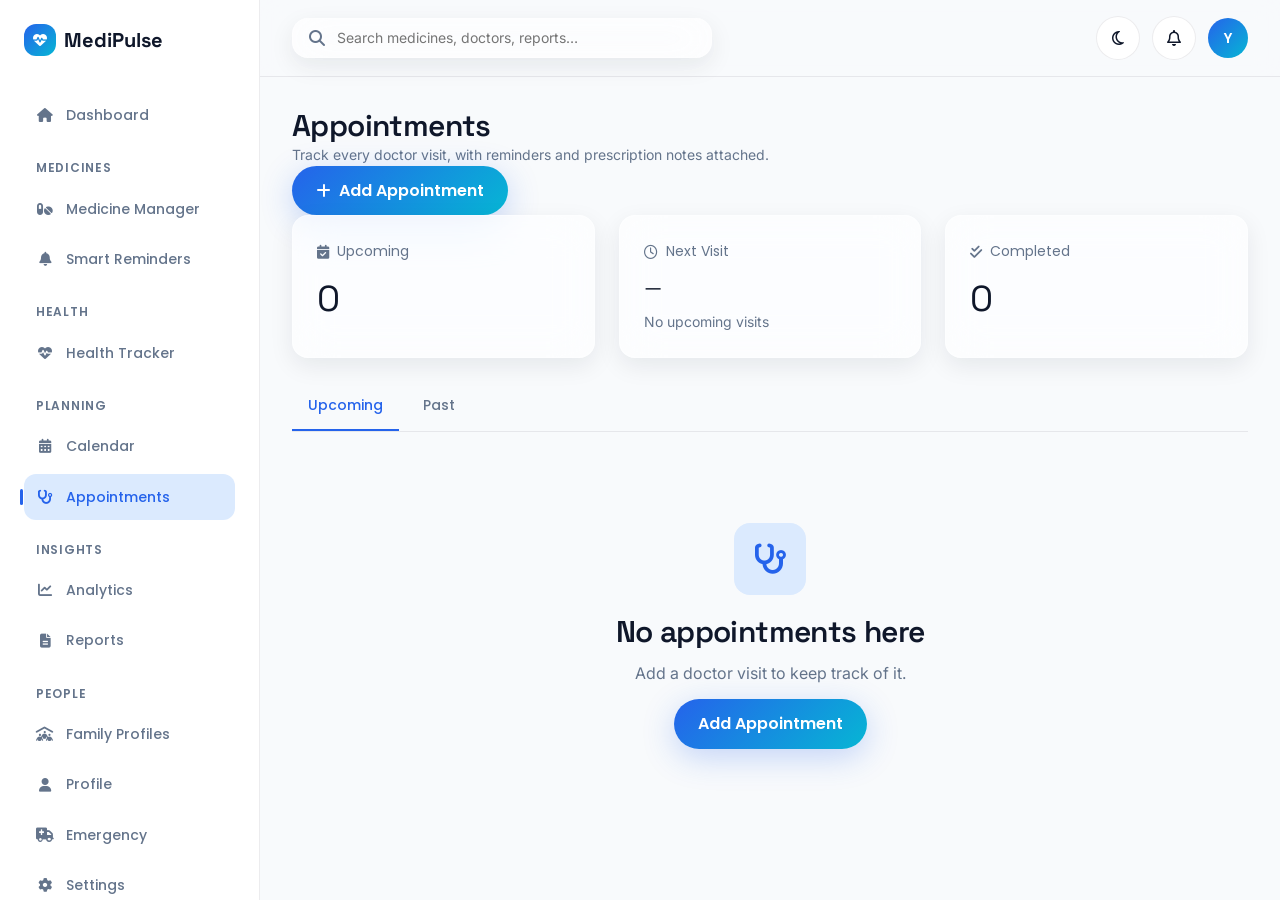
<file: pages/appointments.html>
<!DOCTYPE html>
<html lang="en">
<head>
<meta charset="UTF-8">
<meta name="viewport" content="width=device-width, initial-scale=1.0">
<meta name="theme-color" content="#2563EB">
<title>Appointments — MediPulse</title>

<link rel="preconnect" href="https://fonts.googleapis.com">
<link rel="preconnect" href="https://fonts.gstatic.com" crossorigin>
<link href="https://fonts.googleapis.com/css2?family=Inter:wght@400;500;600;700&family=Poppins:wght@400;500;600;700&family=Space+Grotesk:wght@500;600;700&display=swap" rel="stylesheet">
<link rel="stylesheet" href="https://cdnjs.cloudflare.com/ajax/libs/font-awesome/6.5.1/css/all.min.css">

<link rel="stylesheet" href="../css/variables.css">
<link rel="stylesheet" href="../css/themes.css">
<link rel="stylesheet" href="../css/global.css">
<link rel="stylesheet" href="../css/components.css">
<link rel="stylesheet" href="../css/dashboard.css">
<link rel="stylesheet" href="../css/appointments.css">
<link rel="stylesheet" href="../css/animations.css">
<link rel="stylesheet" href="../css/responsive.css">
</head>
<body>

<div class="app-shell">
  <aside class="sidebar" data-sidebar>
    <a href="dashboard.html" class="nav-logo sidebar-logo">
      <span class="logo-mark"><i class="fa-solid fa-heart-pulse"></i></span>
      MediPulse
    </a>
    <nav class="sidebar-nav" aria-label="Primary">
      <a href="dashboard.html" class="sidebar-link"><i class="fa-solid fa-house"></i> Dashboard</a>
      <div class="sidebar-group-label">Medicines</div>
      <a href="medicines.html" class="sidebar-link"><i class="fa-solid fa-pills"></i> Medicine Manager</a>
      <a href="reminders.html" class="sidebar-link"><i class="fa-solid fa-bell"></i> Smart Reminders</a>
      <div class="sidebar-group-label">Health</div>
      <a href="health.html" class="sidebar-link"><i class="fa-solid fa-heart-pulse"></i> Health Tracker</a>
      <div class="sidebar-group-label">Planning</div>
      <a href="calendar.html" class="sidebar-link"><i class="fa-solid fa-calendar-days"></i> Calendar</a>
      <a href="appointments.html" class="sidebar-link active"><i class="fa-solid fa-stethoscope"></i> Appointments</a>
      <div class="sidebar-group-label">Insights</div>
      <a href="analytics.html" class="sidebar-link"><i class="fa-solid fa-chart-line"></i> Analytics</a>
      <a href="reports.html" class="sidebar-link"><i class="fa-solid fa-file-lines"></i> Reports</a>
      <div class="sidebar-group-label">People</div>
      <a href="family.html" class="sidebar-link"><i class="fa-solid fa-people-roof"></i> Family Profiles</a>
      <a href="profile.html" class="sidebar-link"><i class="fa-solid fa-user"></i> Profile</a>
      <a href="emergency.html" class="sidebar-link"><i class="fa-solid fa-truck-medical"></i> Emergency</a>
    </nav>
    <a href="settings.html" class="sidebar-link sidebar-settings-link"><i class="fa-solid fa-gear"></i> Settings</a>
  </aside>

  <div class="app-main">
    <header class="app-topbar">
      <button class="btn-icon btn-ghost sidebar-toggle" data-sidebar-toggle aria-label="Toggle menu"><i class="fa-solid fa-bars"></i></button>
      <div class="topbar-search glass"><i class="fa-solid fa-magnifying-glass" aria-hidden="true"></i><input type="text" placeholder="Search medicines, doctors, reports…" aria-label="Search"></div>
      <div class="topbar-actions">
        <button class="btn btn-icon btn-ghost" data-theme-toggle aria-label="Toggle dark mode"><i class="fa-regular fa-moon"></i></button>
        <button class="btn btn-icon btn-ghost" aria-label="Notifications"><i class="fa-regular fa-bell"></i></button>
        <button class="profile-avatar-btn" aria-label="Switch profile"><span class="avatar-circle" data-active-avatar>Y</span></button>
      </div>
    </header>

    <main class="app-content" id="main-content">
      <div class="page-head">
        <div>
          <h1 style="font-size:var(--fs-2xl);">Appointments</h1>
          <p style="color:var(--color-text-muted);font-size:var(--fs-sm);">Track every doctor visit, with reminders and prescription notes attached.</p>
        </div>
        <button class="btn btn-primary" data-open-add><i class="fa-solid fa-plus"></i> Add Appointment</button>
      </div>

      <div class="dash-grid" style="margin-bottom:var(--space-6);">
        <div class="dash-card glass">
          <div class="dash-card-label"><i class="fa-solid fa-calendar-check"></i> Upcoming</div>
          <div class="dash-card-value" id="stat-upcoming">0</div>
        </div>
        <div class="dash-card glass">
          <div class="dash-card-label"><i class="fa-regular fa-clock"></i> Next Visit</div>
          <div class="dash-card-value" id="stat-next" style="font-size:var(--fs-lg);">—</div>
          <div class="dash-card-sub" id="stat-next-sub"></div>
        </div>
        <div class="dash-card glass">
          <div class="dash-card-label"><i class="fa-solid fa-check-double"></i> Completed</div>
          <div class="dash-card-value" id="stat-completed">0</div>
        </div>
      </div>

      <div class="reminder-tabs" role="tablist">
        <button class="reminder-tab active" data-tab="upcoming" role="tab" aria-selected="true">Upcoming</button>
        <button class="reminder-tab" data-tab="past" role="tab" aria-selected="false">Past</button>
      </div>

      <div id="appt-empty" class="placeholder-page" style="display:none;min-height:40vh;">
        <div class="icon-badge"><i class="fa-solid fa-stethoscope"></i></div>
        <h1>No appointments here</h1>
        <p>Add a doctor visit to keep track of it.</p>
        <button class="btn btn-primary" data-open-add>Add Appointment</button>
      </div>

      <div id="appt-list"></div>
    </main>
  </div>
</div>

<!-- Add / Edit Appointment Modal -->
<div class="modal-overlay" id="appt-modal" data-modal-overlay hidden>
  <div class="modal-card glass" role="dialog" aria-modal="true" aria-labelledby="appt-modal-title">
    <div class="modal-head">
      <h2 id="appt-modal-title">Add Appointment</h2>
      <button class="btn-icon btn-ghost" data-close-modal aria-label="Close"><i class="fa-solid fa-xmark"></i></button>
    </div>
    <form id="appt-form">
      <input type="hidden" id="appt-id">
      <div class="form-row">
        <div class="form-group">
          <label for="appt-doctor">Doctor name *</label>
          <input type="text" id="appt-doctor" required placeholder="e.g. Dr. Rao">
        </div>
        <div class="form-group">
          <label for="appt-department">Department</label>
          <input type="text" id="appt-department" placeholder="e.g. Cardiology">
        </div>
      </div>
      <div class="form-group">
        <label for="appt-hospital">Hospital / Clinic</label>
        <input type="text" id="appt-hospital" placeholder="e.g. Apollo Clinic">
      </div>
      <div class="form-row">
        <div class="form-group">
          <label for="appt-date">Date *</label>
          <input type="date" id="appt-date" required>
        </div>
        <div class="form-group">
          <label for="appt-time">Time *</label>
          <input type="time" id="appt-time" required>
        </div>
      </div>
      <div class="form-group">
        <label for="appt-notes">Notes / Prescription</label>
        <input type="text" id="appt-notes" placeholder="e.g. Follow-up on BP medication">
      </div>
      <div class="modal-actions">
        <button type="button" class="btn btn-ghost" data-close-modal>Cancel</button>
        <button type="submit" class="btn btn-primary">Save Appointment</button>
      </div>
    </form>
  </div>
</div>

<script src="../js/core/store.js"></script>
<script src="../js/core/eventBus.js"></script>
<script src="../js/core/seedData.js"></script>
<script src="../js/app-shell.js"></script>
<script src="../js/modules/appointments.js"></script>
</body>
</html>
</file>
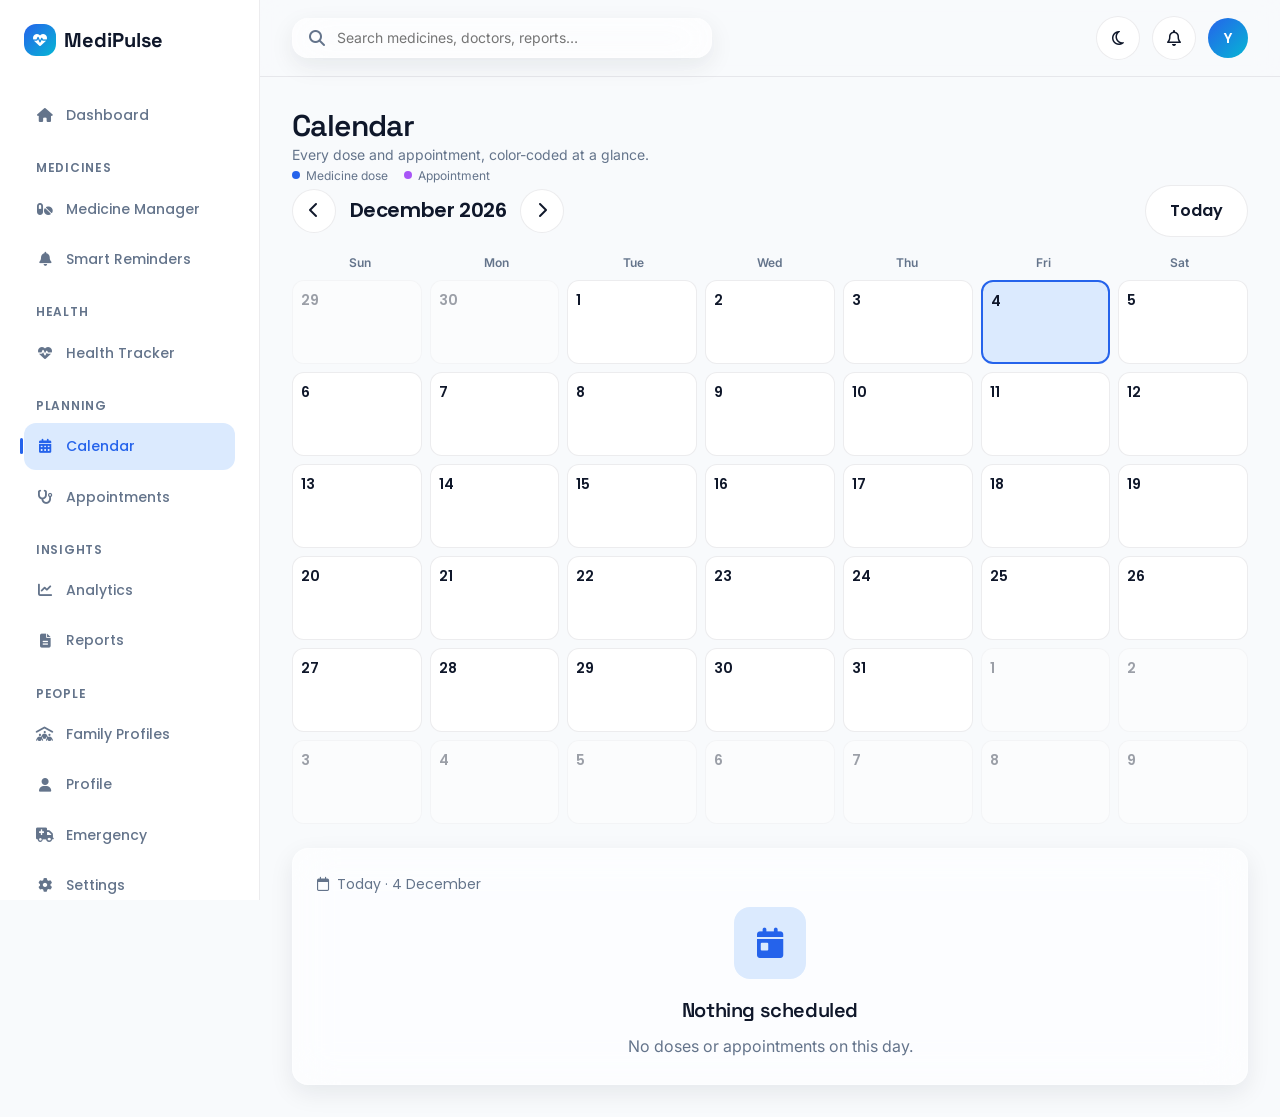
<file: pages/calendar.html>
<!DOCTYPE html>
<html lang="en">
<head>
<meta charset="UTF-8">
<meta name="viewport" content="width=device-width, initial-scale=1.0">
<meta name="theme-color" content="#2563EB">
<title>Calendar — MediPulse</title>

<link rel="preconnect" href="https://fonts.googleapis.com">
<link rel="preconnect" href="https://fonts.gstatic.com" crossorigin>
<link href="https://fonts.googleapis.com/css2?family=Inter:wght@400;500;600;700&family=Poppins:wght@400;500;600;700&family=Space+Grotesk:wght@500;600;700&display=swap" rel="stylesheet">
<link rel="stylesheet" href="https://cdnjs.cloudflare.com/ajax/libs/font-awesome/6.5.1/css/all.min.css">

<link rel="stylesheet" href="../css/variables.css">
<link rel="stylesheet" href="../css/themes.css">
<link rel="stylesheet" href="../css/global.css">
<link rel="stylesheet" href="../css/components.css">
<link rel="stylesheet" href="../css/dashboard.css">
<link rel="stylesheet" href="../css/calendar.css">
<link rel="stylesheet" href="../css/animations.css">
<link rel="stylesheet" href="../css/responsive.css">
</head>
<body>

<div class="app-shell">
  <aside class="sidebar" data-sidebar>
    <a href="dashboard.html" class="nav-logo sidebar-logo">
      <span class="logo-mark"><i class="fa-solid fa-heart-pulse"></i></span>
      MediPulse
    </a>
    <nav class="sidebar-nav" aria-label="Primary">
      <a href="dashboard.html" class="sidebar-link"><i class="fa-solid fa-house"></i> Dashboard</a>
      <div class="sidebar-group-label">Medicines</div>
      <a href="medicines.html" class="sidebar-link"><i class="fa-solid fa-pills"></i> Medicine Manager</a>
      <a href="reminders.html" class="sidebar-link"><i class="fa-solid fa-bell"></i> Smart Reminders</a>
      <div class="sidebar-group-label">Health</div>
      <a href="health.html" class="sidebar-link"><i class="fa-solid fa-heart-pulse"></i> Health Tracker</a>
      <div class="sidebar-group-label">Planning</div>
      <a href="calendar.html" class="sidebar-link active"><i class="fa-solid fa-calendar-days"></i> Calendar</a>
      <a href="appointments.html" class="sidebar-link"><i class="fa-solid fa-stethoscope"></i> Appointments</a>
      <div class="sidebar-group-label">Insights</div>
      <a href="analytics.html" class="sidebar-link"><i class="fa-solid fa-chart-line"></i> Analytics</a>
      <a href="reports.html" class="sidebar-link"><i class="fa-solid fa-file-lines"></i> Reports</a>
      <div class="sidebar-group-label">People</div>
      <a href="family.html" class="sidebar-link"><i class="fa-solid fa-people-roof"></i> Family Profiles</a>
      <a href="profile.html" class="sidebar-link"><i class="fa-solid fa-user"></i> Profile</a>
      <a href="emergency.html" class="sidebar-link"><i class="fa-solid fa-truck-medical"></i> Emergency</a>
    </nav>
    <a href="settings.html" class="sidebar-link sidebar-settings-link"><i class="fa-solid fa-gear"></i> Settings</a>
  </aside>

  <div class="app-main">
    <header class="app-topbar">
      <button class="btn-icon btn-ghost sidebar-toggle" data-sidebar-toggle aria-label="Toggle menu"><i class="fa-solid fa-bars"></i></button>
      <div class="topbar-search glass"><i class="fa-solid fa-magnifying-glass" aria-hidden="true"></i><input type="text" placeholder="Search medicines, doctors, reports…" aria-label="Search"></div>
      <div class="topbar-actions">
        <button class="btn btn-icon btn-ghost" data-theme-toggle aria-label="Toggle dark mode"><i class="fa-regular fa-moon"></i></button>
        <button class="btn btn-icon btn-ghost" aria-label="Notifications"><i class="fa-regular fa-bell"></i></button>
        <button class="profile-avatar-btn" aria-label="Switch profile"><span class="avatar-circle" data-active-avatar>Y</span></button>
      </div>
    </header>

    <main class="app-content" id="main-content">
      <div class="page-head">
        <div>
          <h1 style="font-size:var(--fs-2xl);">Calendar</h1>
          <p style="color:var(--color-text-muted);font-size:var(--fs-sm);">Every dose and appointment, color-coded at a glance.</p>
        </div>
        <div class="calendar-legend">
          <span><span class="legend-dot med"></span> Medicine dose</span>
          <span><span class="legend-dot appt"></span> Appointment</span>
        </div>
      </div>

      <div class="calendar-nav">
        <button class="btn-icon btn-ghost" data-cal-prev aria-label="Previous month"><i class="fa-solid fa-chevron-left"></i></button>
        <h2 id="cal-month-label"></h2>
        <button class="btn-icon btn-ghost" data-cal-next aria-label="Next month"><i class="fa-solid fa-chevron-right"></i></button>
        <button class="btn btn-ghost" data-cal-today style="margin-left:auto;">Today</button>
      </div>

      <div class="calendar-weekdays">
        <span>Sun</span><span>Mon</span><span>Tue</span><span>Wed</span><span>Thu</span><span>Fri</span><span>Sat</span>
      </div>
      <div class="calendar-grid" id="cal-grid"></div>

      <div class="dash-card glass" style="margin-top:var(--space-6);">
        <div class="dash-card-label" id="cal-detail-heading" style="margin-bottom:var(--space-3);"><i class="fa-regular fa-calendar"></i> Select a day</div>
        <div id="cal-detail-empty" class="placeholder-page" style="min-height:15vh;">
          <div class="icon-badge"><i class="fa-solid fa-calendar-day"></i></div>
          <h1 style="font-size:var(--fs-lg);">Nothing scheduled</h1>
          <p>No doses or appointments on this day.</p>
        </div>
        <div id="cal-detail-list"></div>
      </div>
    </main>
  </div>
</div>

<script src="../js/core/store.js"></script>
<script src="../js/core/eventBus.js"></script>
<script src="../js/core/seedData.js"></script>
<script src="../js/app-shell.js"></script>
<script src="../js/modules/calendar.js"></script>
</body>
</html>
</file>
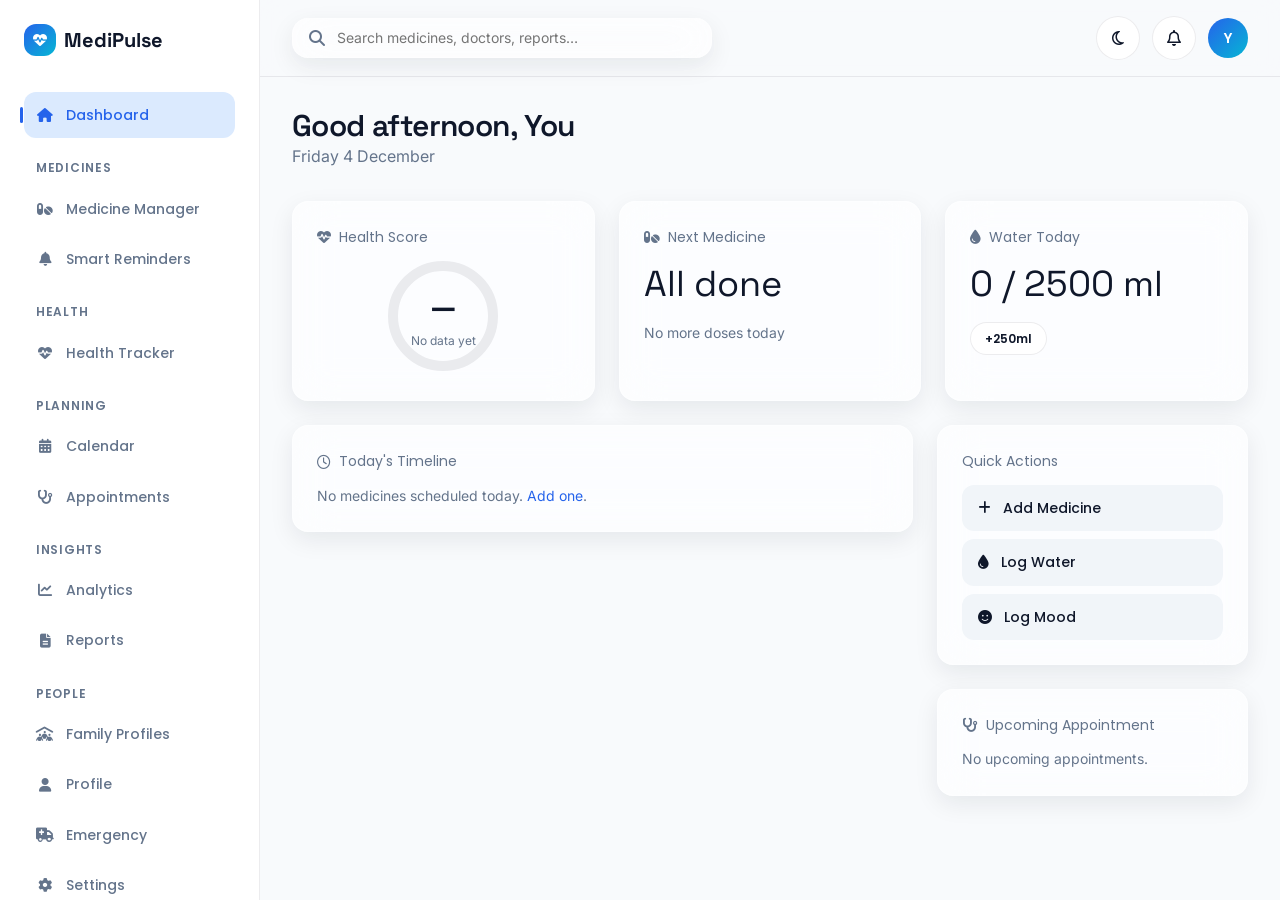
<file: pages/dashboard.html>
<!DOCTYPE html>
<html lang="en">
<head>
<meta charset="UTF-8">
<meta name="viewport" content="width=device-width, initial-scale=1.0">
<meta name="theme-color" content="#2563EB">
<title>Dashboard — MediPulse</title>

<link rel="preconnect" href="https://fonts.googleapis.com">
<link rel="preconnect" href="https://fonts.gstatic.com" crossorigin>
<link href="https://fonts.googleapis.com/css2?family=Inter:wght@400;500;600;700&family=Poppins:wght@400;500;600;700&family=Space+Grotesk:wght@500;600;700&display=swap" rel="stylesheet">
<link rel="stylesheet" href="https://cdnjs.cloudflare.com/ajax/libs/font-awesome/6.5.1/css/all.min.css">

<link rel="stylesheet" href="../css/variables.css">
<link rel="stylesheet" href="../css/themes.css">
<link rel="stylesheet" href="../css/global.css">
<link rel="stylesheet" href="../css/components.css">
<link rel="stylesheet" href="../css/dashboard.css">
<link rel="stylesheet" href="../css/animations.css">
<link rel="stylesheet" href="../css/responsive.css">
</head>
<body>

<div class="app-shell">
  <aside class="sidebar" data-sidebar>
    <a href="dashboard.html" class="nav-logo sidebar-logo">
      <span class="logo-mark"><i class="fa-solid fa-heart-pulse"></i></span>
      MediPulse
    </a>
    <nav class="sidebar-nav" aria-label="Primary">
      <a href="dashboard.html" class="sidebar-link active"><i class="fa-solid fa-house"></i> Dashboard</a>
      <div class="sidebar-group-label">Medicines</div>
      <a href="medicines.html" class="sidebar-link"><i class="fa-solid fa-pills"></i> Medicine Manager</a>
      <a href="reminders.html" class="sidebar-link"><i class="fa-solid fa-bell"></i> Smart Reminders</a>
      <div class="sidebar-group-label">Health</div>
      <a href="health.html" class="sidebar-link"><i class="fa-solid fa-heart-pulse"></i> Health Tracker</a>
      <div class="sidebar-group-label">Planning</div>
      <a href="calendar.html" class="sidebar-link"><i class="fa-solid fa-calendar-days"></i> Calendar</a>
      <a href="appointments.html" class="sidebar-link"><i class="fa-solid fa-stethoscope"></i> Appointments</a>
      <div class="sidebar-group-label">Insights</div>
      <a href="analytics.html" class="sidebar-link"><i class="fa-solid fa-chart-line"></i> Analytics</a>
      <a href="reports.html" class="sidebar-link"><i class="fa-solid fa-file-lines"></i> Reports</a>
      <div class="sidebar-group-label">People</div>
      <a href="family.html" class="sidebar-link"><i class="fa-solid fa-people-roof"></i> Family Profiles</a>
      <a href="profile.html" class="sidebar-link"><i class="fa-solid fa-user"></i> Profile</a>
      <a href="emergency.html" class="sidebar-link"><i class="fa-solid fa-truck-medical"></i> Emergency</a>
    </nav>
    <a href="settings.html" class="sidebar-link sidebar-settings-link"><i class="fa-solid fa-gear"></i> Settings</a>
  </aside>

  <div class="app-main">
    <header class="app-topbar">
      <button class="btn-icon btn-ghost sidebar-toggle" data-sidebar-toggle aria-label="Toggle menu"><i class="fa-solid fa-bars"></i></button>
      <div class="topbar-search glass"><i class="fa-solid fa-magnifying-glass" aria-hidden="true"></i><input type="text" placeholder="Search medicines, doctors, reports…" aria-label="Search"></div>
      <div class="topbar-actions">
        <button class="btn btn-icon btn-ghost" data-theme-toggle aria-label="Toggle dark mode"><i class="fa-regular fa-moon"></i></button>
        <button class="btn btn-icon btn-ghost" aria-label="Notifications"><i class="fa-regular fa-bell"></i></button>
        <button class="profile-avatar-btn" aria-label="Switch profile"><span class="avatar-circle" data-active-avatar>Y</span></button>
      </div>
    </header>

    <main class="app-content" id="main-content">
      <div class="dash-head" style="margin-bottom:var(--space-8);">
        <h1 id="dash-greeting" style="font-size:var(--fs-2xl);">Good morning</h1>
        <p id="dash-date"></p>
      </div>

      <div class="dash-grid">
        <div class="dash-card glass">
          <div class="dash-card-label"><i class="fa-solid fa-heart-pulse" aria-hidden="true"></i> Health Score</div>
          <div class="score-ring-wrap">
            <svg viewBox="0 0 120 120" width="120" height="120">
              <defs>
                <linearGradient id="scoreGradient" x1="0%" y1="0%" x2="100%" y2="0%">
                  <stop offset="0%" stop-color="#2563EB" />
                  <stop offset="100%" stop-color="#06B6D4" />
                </linearGradient>
              </defs>
              <circle class="score-ring-bg" cx="60" cy="60" r="50"></circle>
              <circle class="score-ring-fg" id="score-ring-fg" cx="60" cy="60" r="50" stroke-dasharray="314" stroke-dashoffset="314"></circle>
            </svg>
            <div class="score-ring-label"><b id="score-value">0%</b><span id="score-label">Loading</span></div>
          </div>
        </div>

        <div class="dash-card glass">
          <div class="dash-card-label"><i class="fa-solid fa-pills" aria-hidden="true"></i> Next Medicine</div>
          <div class="dash-card-value" id="next-med-name">—</div>
          <div class="dash-card-sub" id="next-med-time">Loading…</div>
        </div>

        <div class="dash-card glass">
          <div class="dash-card-label"><i class="fa-solid fa-droplet" aria-hidden="true"></i> Water Today</div>
          <div class="dash-card-value" id="water-value">0 / 2500 ml</div>
          <div class="dash-card-sub"><button class="btn btn-ghost" style="padding:6px 14px;font-size:var(--fs-xs);" data-add-water="250">+250ml</button></div>
        </div>
      </div>

      <div class="dash-columns">
        <div class="dash-card glass">
          <div class="dash-card-label" style="margin-bottom:var(--space-3);"><i class="fa-regular fa-clock" aria-hidden="true"></i> Today's Timeline</div>
          <div id="timeline-list"></div>
        </div>

        <div style="display:flex;flex-direction:column;gap:var(--space-6);">
          <div class="dash-card glass">
            <div class="dash-card-label" style="margin-bottom:var(--space-3);">Quick Actions</div>
            <div class="quick-actions-list">
              <a href="medicines.html" class="quick-action-btn"><i class="fa-solid fa-plus" aria-hidden="true"></i> Add Medicine</a>
              <button class="quick-action-btn" data-add-water="250"><i class="fa-solid fa-droplet" aria-hidden="true"></i> Log Water</button>
              <a href="health.html" class="quick-action-btn"><i class="fa-solid fa-face-smile" aria-hidden="true"></i> Log Mood</a>
            </div>
          </div>

          <div class="dash-card glass">
            <div class="dash-card-label" style="margin-bottom:var(--space-3);"><i class="fa-solid fa-stethoscope" aria-hidden="true"></i> Upcoming Appointment</div>
            <div id="appointment-info"></div>
          </div>
        </div>
      </div>
    </main>
  </div>
</div>

<script src="../js/core/store.js"></script>
<script src="../js/core/eventBus.js"></script>
<script src="../js/core/seedData.js"></script>
<script src="../js/app-shell.js"></script>
<script src="../js/modules/dashboard.js"></script>
</body>
</html>
</file>
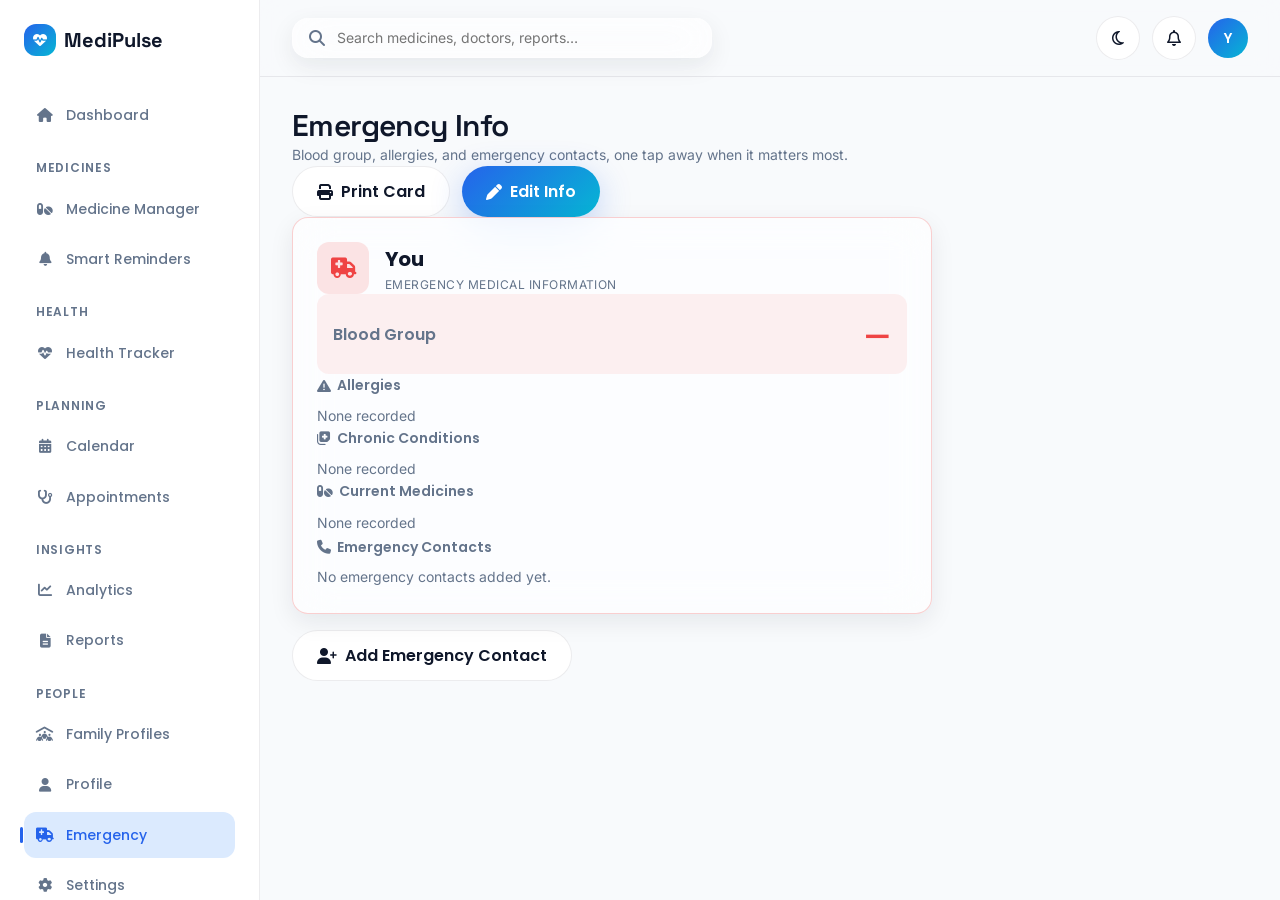
<file: pages/emergency.html>
<!DOCTYPE html>
<html lang="en">
<head>
<meta charset="UTF-8">
<meta name="viewport" content="width=device-width, initial-scale=1.0">
<meta name="theme-color" content="#2563EB">
<title>Emergency Info — MediPulse</title>

<link rel="preconnect" href="https://fonts.googleapis.com">
<link rel="preconnect" href="https://fonts.gstatic.com" crossorigin>
<link href="https://fonts.googleapis.com/css2?family=Inter:wght@400;500;600;700&family=Poppins:wght@400;500;600;700&family=Space+Grotesk:wght@500;600;700&display=swap" rel="stylesheet">
<link rel="stylesheet" href="https://cdnjs.cloudflare.com/ajax/libs/font-awesome/6.5.1/css/all.min.css">

<link rel="stylesheet" href="../css/variables.css">
<link rel="stylesheet" href="../css/themes.css">
<link rel="stylesheet" href="../css/global.css">
<link rel="stylesheet" href="../css/components.css">
<link rel="stylesheet" href="../css/dashboard.css">
<link rel="stylesheet" href="../css/emergency.css">
<link rel="stylesheet" href="../css/animations.css">
<link rel="stylesheet" href="../css/responsive.css">
</head>
<body>

<div class="app-shell">
  <aside class="sidebar" data-sidebar>
    <a href="dashboard.html" class="nav-logo sidebar-logo">
      <span class="logo-mark"><i class="fa-solid fa-heart-pulse"></i></span>
      MediPulse
    </a>
    <nav class="sidebar-nav" aria-label="Primary">
      <a href="dashboard.html" class="sidebar-link"><i class="fa-solid fa-house"></i> Dashboard</a>
      <div class="sidebar-group-label">Medicines</div>
      <a href="medicines.html" class="sidebar-link"><i class="fa-solid fa-pills"></i> Medicine Manager</a>
      <a href="reminders.html" class="sidebar-link"><i class="fa-solid fa-bell"></i> Smart Reminders</a>
      <div class="sidebar-group-label">Health</div>
      <a href="health.html" class="sidebar-link"><i class="fa-solid fa-heart-pulse"></i> Health Tracker</a>
      <div class="sidebar-group-label">Planning</div>
      <a href="calendar.html" class="sidebar-link"><i class="fa-solid fa-calendar-days"></i> Calendar</a>
      <a href="appointments.html" class="sidebar-link"><i class="fa-solid fa-stethoscope"></i> Appointments</a>
      <div class="sidebar-group-label">Insights</div>
      <a href="analytics.html" class="sidebar-link"><i class="fa-solid fa-chart-line"></i> Analytics</a>
      <a href="reports.html" class="sidebar-link"><i class="fa-solid fa-file-lines"></i> Reports</a>
      <div class="sidebar-group-label">People</div>
      <a href="family.html" class="sidebar-link"><i class="fa-solid fa-people-roof"></i> Family Profiles</a>
      <a href="profile.html" class="sidebar-link"><i class="fa-solid fa-user"></i> Profile</a>
      <a href="emergency.html" class="sidebar-link active"><i class="fa-solid fa-truck-medical"></i> Emergency</a>
    </nav>
    <a href="settings.html" class="sidebar-link sidebar-settings-link"><i class="fa-solid fa-gear"></i> Settings</a>
  </aside>

  <div class="app-main">
    <header class="app-topbar">
      <button class="btn-icon btn-ghost sidebar-toggle" data-sidebar-toggle aria-label="Toggle menu"><i class="fa-solid fa-bars"></i></button>
      <div class="topbar-search glass"><i class="fa-solid fa-magnifying-glass" aria-hidden="true"></i><input type="text" placeholder="Search medicines, doctors, reports…" aria-label="Search"></div>
      <div class="topbar-actions">
        <button class="btn btn-icon btn-ghost" data-theme-toggle aria-label="Toggle dark mode"><i class="fa-regular fa-moon"></i></button>
        <button class="btn btn-icon btn-ghost" aria-label="Notifications"><i class="fa-regular fa-bell"></i></button>
        <button class="profile-avatar-btn" aria-label="Switch profile"><span class="avatar-circle" data-active-avatar>Y</span></button>
      </div>
    </header>

    <main class="app-content" id="main-content">
      <div class="page-head no-print">
        <div>
          <h1 style="font-size:var(--fs-2xl);">Emergency Info</h1>
          <p style="color:var(--color-text-muted);font-size:var(--fs-sm);">Blood group, allergies, and emergency contacts, one tap away when it matters most.</p>
        </div>
        <div style="display:flex;gap:var(--space-3);">
          <button class="btn btn-ghost" data-print-emergency><i class="fa-solid fa-print"></i> Print Card</button>
          <button class="btn btn-primary" data-open-info><i class="fa-solid fa-pen"></i> Edit Info</button>
        </div>
      </div>

      <div id="emergency-card" class="emergency-card glass">
        <div class="emergency-card-header">
          <div class="emergency-card-badge"><i class="fa-solid fa-truck-medical"></i></div>
          <div>
            <div class="emergency-card-name" id="ec-name">—</div>
            <div class="emergency-card-sub">Emergency Medical Information</div>
          </div>
        </div>

        <div class="emergency-blood">
          <span>Blood Group</span>
          <b id="ec-blood">—</b>
        </div>

        <div class="emergency-section">
          <div class="emergency-section-label"><i class="fa-solid fa-triangle-exclamation"></i> Allergies</div>
          <div class="emergency-chips allergy" id="ec-allergies"><span class="emergency-empty">None recorded</span></div>
        </div>

        <div class="emergency-section">
          <div class="emergency-section-label"><i class="fa-solid fa-notes-medical"></i> Chronic Conditions</div>
          <div class="emergency-chips condition" id="ec-conditions"><span class="emergency-empty">None recorded</span></div>
        </div>

        <div class="emergency-section">
          <div class="emergency-section-label"><i class="fa-solid fa-pills"></i> Current Medicines</div>
          <div id="ec-medicines"><span class="emergency-empty">None recorded</span></div>
        </div>

        <div class="emergency-section">
          <div class="emergency-section-label"><i class="fa-solid fa-phone"></i> Emergency Contacts</div>
          <div id="ec-contacts"></div>
          <div id="ec-contacts-empty" class="emergency-empty" style="display:none;">No emergency contacts added yet.</div>
        </div>
      </div>

      <button class="btn btn-ghost no-print" data-open-contact style="margin-top:var(--space-4);"><i class="fa-solid fa-user-plus"></i> Add Emergency Contact</button>
    </main>
  </div>
</div>

<!-- Edit Blood Group / Allergies / Conditions Modal -->
<div class="modal-overlay" id="info-modal" data-modal-overlay hidden>
  <div class="modal-card glass" role="dialog" aria-modal="true">
    <div class="modal-head">
      <h2>Edit Emergency Info</h2>
      <button class="btn-icon btn-ghost" data-close-modal aria-label="Close"><i class="fa-solid fa-xmark"></i></button>
    </div>
    <form id="info-form">
      <div class="form-group">
        <label for="info-blood">Blood Group</label>
        <select id="info-blood">
          <option value="">Unknown</option>
          <option>A+</option><option>A-</option>
          <option>B+</option><option>B-</option>
          <option>AB+</option><option>AB-</option>
          <option>O+</option><option>O-</option>
        </select>
      </div>
      <div class="form-group">
        <label for="info-allergies">Allergies (comma-separated)</label>
        <input type="text" id="info-allergies" placeholder="e.g. Penicillin, Peanuts">
      </div>
      <div class="form-group">
        <label for="info-conditions">Chronic Conditions (comma-separated)</label>
        <input type="text" id="info-conditions" placeholder="e.g. Diabetes, Hypertension">
      </div>
      <div class="modal-actions">
        <button type="button" class="btn btn-ghost" data-close-modal>Cancel</button>
        <button type="submit" class="btn btn-primary">Save</button>
      </div>
    </form>
  </div>
</div>

<!-- Add / Edit Contact Modal -->
<div class="modal-overlay" id="contact-modal" data-modal-overlay hidden>
  <div class="modal-card glass" role="dialog" aria-modal="true">
    <div class="modal-head">
      <h2 id="contact-modal-title">Add Emergency Contact</h2>
      <button class="btn-icon btn-ghost" data-close-modal aria-label="Close"><i class="fa-solid fa-xmark"></i></button>
    </div>
    <form id="contact-form">
      <input type="hidden" id="contact-id">
      <div class="form-group">
        <label for="contact-name">Name *</label>
        <input type="text" id="contact-name" required placeholder="e.g. Priya Sharma">
      </div>
      <div class="form-row">
        <div class="form-group">
          <label for="contact-relation">Relation</label>
          <input type="text" id="contact-relation" placeholder="e.g. Spouse">
        </div>
        <div class="form-group">
          <label for="contact-phone">Phone *</label>
          <input type="tel" id="contact-phone" required placeholder="e.g. +91 98765 43210">
        </div>
      </div>
      <div class="modal-actions">
        <button type="button" class="btn btn-ghost" data-close-modal>Cancel</button>
        <button type="submit" class="btn btn-primary">Save Contact</button>
      </div>
    </form>
  </div>
</div>

<script src="../js/core/store.js"></script>
<script src="../js/core/eventBus.js"></script>
<script src="../js/core/seedData.js"></script>
<script src="../js/app-shell.js"></script>
<script src="../js/modules/emergency.js"></script>
</body>
</html>
</file>
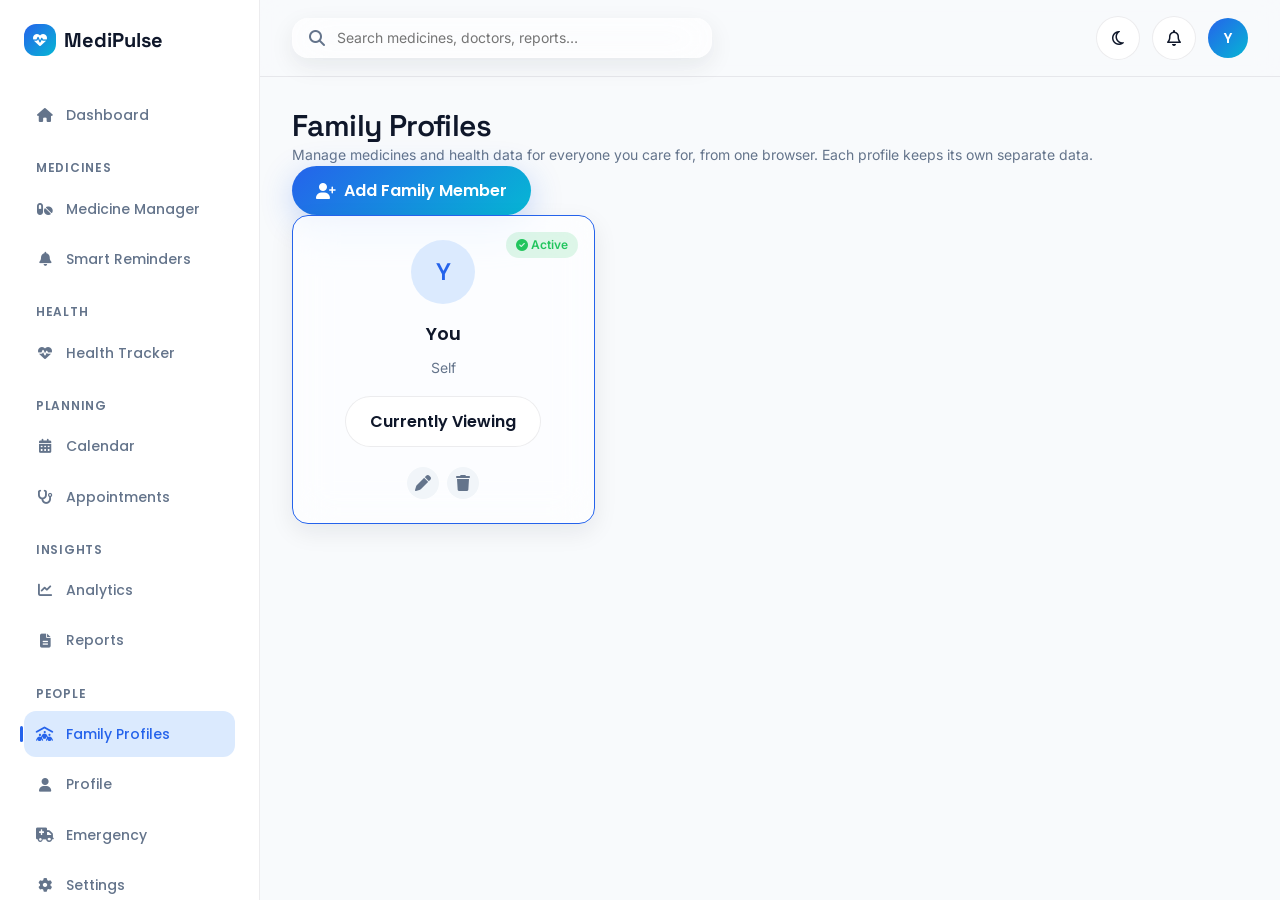
<file: pages/family.html>
<!DOCTYPE html>
<html lang="en">
<head>
<meta charset="UTF-8">
<meta name="viewport" content="width=device-width, initial-scale=1.0">
<meta name="theme-color" content="#2563EB">
<title>Family Profiles — MediPulse</title>

<link rel="preconnect" href="https://fonts.googleapis.com">
<link rel="preconnect" href="https://fonts.gstatic.com" crossorigin>
<link href="https://fonts.googleapis.com/css2?family=Inter:wght@400;500;600;700&family=Poppins:wght@400;500;600;700&family=Space+Grotesk:wght@500;600;700&display=swap" rel="stylesheet">
<link rel="stylesheet" href="https://cdnjs.cloudflare.com/ajax/libs/font-awesome/6.5.1/css/all.min.css">

<link rel="stylesheet" href="../css/variables.css">
<link rel="stylesheet" href="../css/themes.css">
<link rel="stylesheet" href="../css/global.css">
<link rel="stylesheet" href="../css/components.css">
<link rel="stylesheet" href="../css/dashboard.css">
<link rel="stylesheet" href="../css/family.css">
<link rel="stylesheet" href="../css/animations.css">
<link rel="stylesheet" href="../css/responsive.css">
</head>
<body>

<div class="app-shell">
  <aside class="sidebar" data-sidebar>
    <a href="dashboard.html" class="nav-logo sidebar-logo">
      <span class="logo-mark"><i class="fa-solid fa-heart-pulse"></i></span>
      MediPulse
    </a>
    <nav class="sidebar-nav" aria-label="Primary">
      <a href="dashboard.html" class="sidebar-link"><i class="fa-solid fa-house"></i> Dashboard</a>
      <div class="sidebar-group-label">Medicines</div>
      <a href="medicines.html" class="sidebar-link"><i class="fa-solid fa-pills"></i> Medicine Manager</a>
      <a href="reminders.html" class="sidebar-link"><i class="fa-solid fa-bell"></i> Smart Reminders</a>
      <div class="sidebar-group-label">Health</div>
      <a href="health.html" class="sidebar-link"><i class="fa-solid fa-heart-pulse"></i> Health Tracker</a>
      <div class="sidebar-group-label">Planning</div>
      <a href="calendar.html" class="sidebar-link"><i class="fa-solid fa-calendar-days"></i> Calendar</a>
      <a href="appointments.html" class="sidebar-link"><i class="fa-solid fa-stethoscope"></i> Appointments</a>
      <div class="sidebar-group-label">Insights</div>
      <a href="analytics.html" class="sidebar-link"><i class="fa-solid fa-chart-line"></i> Analytics</a>
      <a href="reports.html" class="sidebar-link"><i class="fa-solid fa-file-lines"></i> Reports</a>
      <div class="sidebar-group-label">People</div>
      <a href="family.html" class="sidebar-link active"><i class="fa-solid fa-people-roof"></i> Family Profiles</a>
      <a href="profile.html" class="sidebar-link"><i class="fa-solid fa-user"></i> Profile</a>
      <a href="emergency.html" class="sidebar-link"><i class="fa-solid fa-truck-medical"></i> Emergency</a>
    </nav>
    <a href="settings.html" class="sidebar-link sidebar-settings-link"><i class="fa-solid fa-gear"></i> Settings</a>
  </aside>

  <div class="app-main">
    <header class="app-topbar">
      <button class="btn-icon btn-ghost sidebar-toggle" data-sidebar-toggle aria-label="Toggle menu"><i class="fa-solid fa-bars"></i></button>
      <div class="topbar-search glass"><i class="fa-solid fa-magnifying-glass" aria-hidden="true"></i><input type="text" placeholder="Search medicines, doctors, reports…" aria-label="Search"></div>
      <div class="topbar-actions">
        <button class="btn btn-icon btn-ghost" data-theme-toggle aria-label="Toggle dark mode"><i class="fa-regular fa-moon"></i></button>
        <button class="btn btn-icon btn-ghost" aria-label="Notifications"><i class="fa-regular fa-bell"></i></button>
        <button class="profile-avatar-btn" aria-label="Switch profile"><span class="avatar-circle" data-active-avatar>Y</span></button>
      </div>
    </header>

    <main class="app-content" id="main-content">
      <div class="page-head">
        <div>
          <h1 style="font-size:var(--fs-2xl);">Family Profiles</h1>
          <p style="color:var(--color-text-muted);font-size:var(--fs-sm);">Manage medicines and health data for everyone you care for, from one browser. Each profile keeps its own separate data.</p>
        </div>
        <button class="btn btn-primary" data-open-add><i class="fa-solid fa-user-plus"></i> Add Family Member</button>
      </div>

      <div class="family-grid" id="family-grid"></div>
    </main>
  </div>
</div>

<!-- Add / Edit Profile Modal -->
<div class="modal-overlay" id="family-modal" data-modal-overlay hidden>
  <div class="modal-card glass" role="dialog" aria-modal="true" aria-labelledby="family-modal-title">
    <div class="modal-head">
      <h2 id="family-modal-title">Add Family Member</h2>
      <button class="btn-icon btn-ghost" data-close-modal aria-label="Close"><i class="fa-solid fa-xmark"></i></button>
    </div>
    <form id="family-form">
      <input type="hidden" id="fam-id">
      <div class="form-group">
        <label for="fam-name">Name *</label>
        <input type="text" id="fam-name" required placeholder="e.g. Amma">
      </div>
      <div class="form-row">
        <div class="form-group">
          <label for="fam-relation">Relation</label>
          <select id="fam-relation">
            <option>Self</option>
            <option>Spouse</option>
            <option>Child</option>
            <option>Parent</option>
            <option>Sibling</option>
            <option>Other</option>
          </select>
        </div>
        <div class="form-group">
          <label for="fam-initials">Avatar Initials</label>
          <input type="text" id="fam-initials" maxlength="2" placeholder="e.g. AK">
        </div>
      </div>
      <div class="modal-actions">
        <button type="button" class="btn btn-ghost" data-close-modal>Cancel</button>
        <button type="submit" class="btn btn-primary">Save Profile</button>
      </div>
    </form>
  </div>
</div>

<script src="../js/core/store.js"></script>
<script src="../js/core/eventBus.js"></script>
<script src="../js/core/seedData.js"></script>
<script src="../js/app-shell.js"></script>
<script src="../js/modules/family.js"></script>
</body>
</html>
</file>
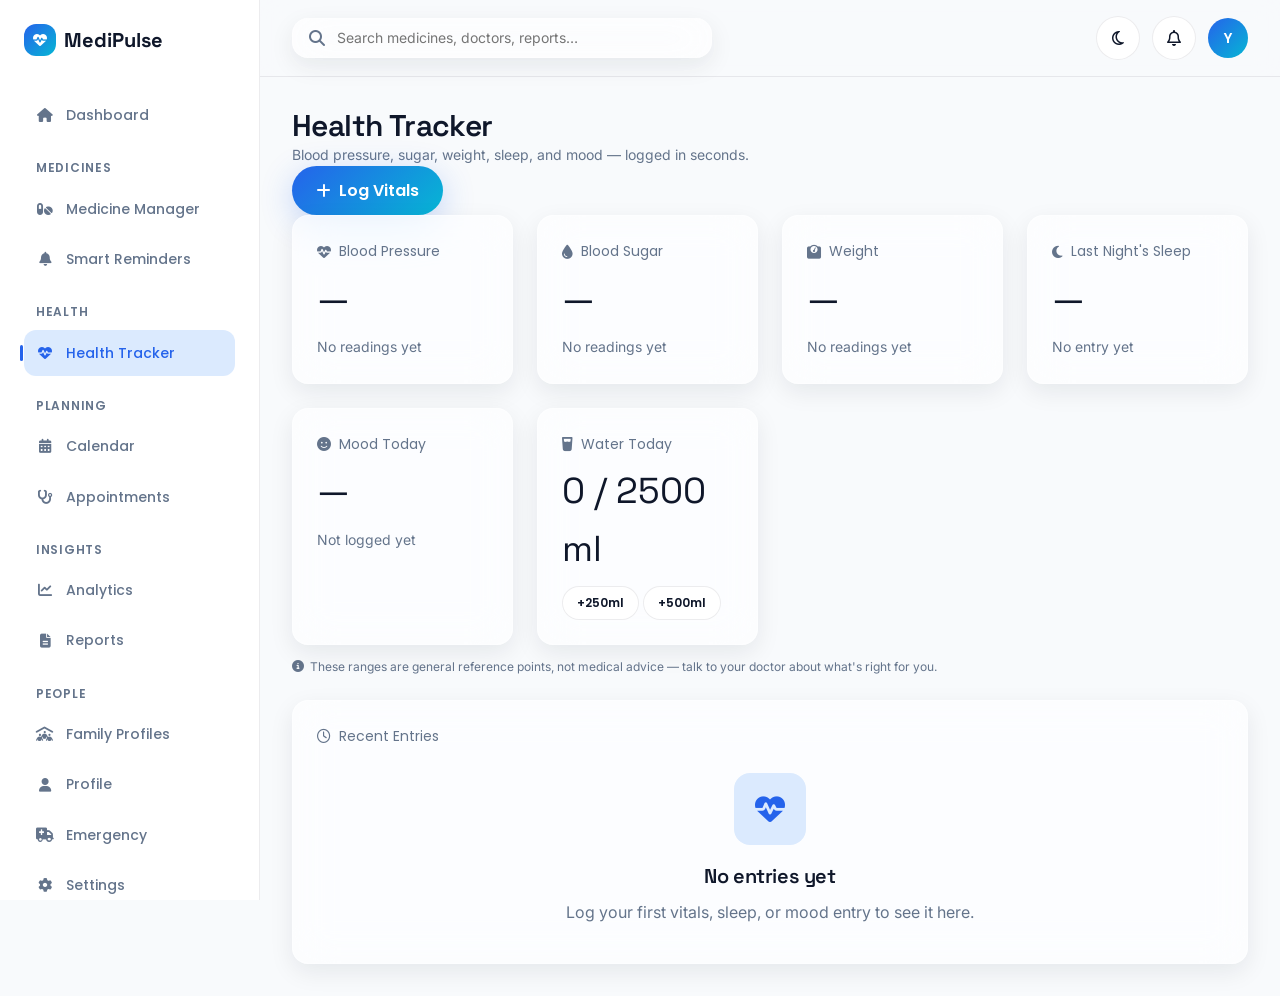
<file: pages/health.html>
<!DOCTYPE html>
<html lang="en">
<head>
<meta charset="UTF-8">
<meta name="viewport" content="width=device-width, initial-scale=1.0">
<meta name="theme-color" content="#2563EB">
<title>Health Tracker — MediPulse</title>

<link rel="preconnect" href="https://fonts.googleapis.com">
<link rel="preconnect" href="https://fonts.gstatic.com" crossorigin>
<link href="https://fonts.googleapis.com/css2?family=Inter:wght@400;500;600;700&family=Poppins:wght@400;500;600;700&family=Space+Grotesk:wght@500;600;700&display=swap" rel="stylesheet">
<link rel="stylesheet" href="https://cdnjs.cloudflare.com/ajax/libs/font-awesome/6.5.1/css/all.min.css">

<link rel="stylesheet" href="../css/variables.css">
<link rel="stylesheet" href="../css/themes.css">
<link rel="stylesheet" href="../css/global.css">
<link rel="stylesheet" href="../css/components.css">
<link rel="stylesheet" href="../css/dashboard.css">
<link rel="stylesheet" href="../css/health.css">
<link rel="stylesheet" href="../css/animations.css">
<link rel="stylesheet" href="../css/responsive.css">
</head>
<body>

<div class="app-shell">
  <aside class="sidebar" data-sidebar>
    <a href="dashboard.html" class="nav-logo sidebar-logo">
      <span class="logo-mark"><i class="fa-solid fa-heart-pulse"></i></span>
      MediPulse
    </a>
    <nav class="sidebar-nav" aria-label="Primary">
      <a href="dashboard.html" class="sidebar-link"><i class="fa-solid fa-house"></i> Dashboard</a>
      <div class="sidebar-group-label">Medicines</div>
      <a href="medicines.html" class="sidebar-link"><i class="fa-solid fa-pills"></i> Medicine Manager</a>
      <a href="reminders.html" class="sidebar-link"><i class="fa-solid fa-bell"></i> Smart Reminders</a>
      <div class="sidebar-group-label">Health</div>
      <a href="health.html" class="sidebar-link active"><i class="fa-solid fa-heart-pulse"></i> Health Tracker</a>
      <div class="sidebar-group-label">Planning</div>
      <a href="calendar.html" class="sidebar-link"><i class="fa-solid fa-calendar-days"></i> Calendar</a>
      <a href="appointments.html" class="sidebar-link"><i class="fa-solid fa-stethoscope"></i> Appointments</a>
      <div class="sidebar-group-label">Insights</div>
      <a href="analytics.html" class="sidebar-link"><i class="fa-solid fa-chart-line"></i> Analytics</a>
      <a href="reports.html" class="sidebar-link"><i class="fa-solid fa-file-lines"></i> Reports</a>
      <div class="sidebar-group-label">People</div>
      <a href="family.html" class="sidebar-link"><i class="fa-solid fa-people-roof"></i> Family Profiles</a>
      <a href="profile.html" class="sidebar-link"><i class="fa-solid fa-user"></i> Profile</a>
      <a href="emergency.html" class="sidebar-link"><i class="fa-solid fa-truck-medical"></i> Emergency</a>
    </nav>
    <a href="settings.html" class="sidebar-link sidebar-settings-link"><i class="fa-solid fa-gear"></i> Settings</a>
  </aside>

  <div class="app-main">
    <header class="app-topbar">
      <button class="btn-icon btn-ghost sidebar-toggle" data-sidebar-toggle aria-label="Toggle menu"><i class="fa-solid fa-bars"></i></button>
      <div class="topbar-search glass"><i class="fa-solid fa-magnifying-glass" aria-hidden="true"></i><input type="text" placeholder="Search medicines, doctors, reports…" aria-label="Search"></div>
      <div class="topbar-actions">
        <button class="btn btn-icon btn-ghost" data-theme-toggle aria-label="Toggle dark mode"><i class="fa-regular fa-moon"></i></button>
        <button class="btn btn-icon btn-ghost" aria-label="Notifications"><i class="fa-regular fa-bell"></i></button>
        <button class="profile-avatar-btn" aria-label="Switch profile"><span class="avatar-circle" data-active-avatar>Y</span></button>
      </div>
    </header>

    <main class="app-content" id="main-content">
      <div class="page-head">
        <div>
          <h1 style="font-size:var(--fs-2xl);">Health Tracker</h1>
          <p style="color:var(--color-text-muted);font-size:var(--fs-sm);">Blood pressure, sugar, weight, sleep, and mood — logged in seconds.</p>
        </div>
        <button class="btn btn-primary" data-open-vitals><i class="fa-solid fa-plus"></i> Log Vitals</button>
      </div>

      <div class="health-grid">
        <div class="dash-card glass health-stat" data-health-card="bp">
          <div class="dash-card-label"><i class="fa-solid fa-heart-pulse"></i> Blood Pressure</div>
          <div class="dash-card-value" id="stat-bp">—</div>
          <div class="dash-card-sub" id="stat-bp-sub">No readings yet</div>
        </div>
        <div class="dash-card glass health-stat" data-health-card="sugar">
          <div class="dash-card-label"><i class="fa-solid fa-droplet"></i> Blood Sugar</div>
          <div class="dash-card-value" id="stat-sugar">—</div>
          <div class="dash-card-sub" id="stat-sugar-sub">No readings yet</div>
        </div>
        <div class="dash-card glass health-stat" data-health-card="weight">
          <div class="dash-card-label"><i class="fa-solid fa-weight-scale"></i> Weight</div>
          <div class="dash-card-value" id="stat-weight">—</div>
          <div class="dash-card-sub" id="stat-weight-sub">No readings yet</div>
        </div>
        <div class="dash-card glass health-stat" data-health-card="sleep">
          <div class="dash-card-label"><i class="fa-solid fa-moon"></i> Last Night's Sleep</div>
          <div class="dash-card-value" id="stat-sleep">—</div>
          <div class="dash-card-sub" id="stat-sleep-sub">No entry yet</div>
        </div>
        <div class="dash-card glass health-stat" data-health-card="mood">
          <div class="dash-card-label"><i class="fa-solid fa-face-smile"></i> Mood Today</div>
          <div class="dash-card-value" id="stat-mood">—</div>
          <div class="dash-card-sub" id="stat-mood-sub">Not logged yet</div>
        </div>
        <div class="dash-card glass health-stat">
          <div class="dash-card-label"><i class="fa-solid fa-glass-water"></i> Water Today</div>
          <div class="dash-card-value" id="stat-water">0 / 2500 ml</div>
          <div class="dash-card-sub">
            <button class="btn btn-ghost" style="padding:6px 14px;font-size:var(--fs-xs);" data-add-water="250">+250ml</button>
            <button class="btn btn-ghost" style="padding:6px 14px;font-size:var(--fs-xs);" data-add-water="500">+500ml</button>
          </div>
        </div>
      </div>

      <p class="health-disclaimer"><i class="fa-solid fa-circle-info"></i> These ranges are general reference points, not medical advice — talk to your doctor about what's right for you.</p>

      <div class="dash-card glass" style="margin-top:var(--space-6);">
        <div class="dash-card-label" style="margin-bottom:var(--space-3);"><i class="fa-regular fa-clock"></i> Recent Entries</div>
        <div id="health-empty" class="placeholder-page" style="display:none;min-height:20vh;">
          <div class="icon-badge"><i class="fa-solid fa-heart-pulse"></i></div>
          <h1 style="font-size:var(--fs-lg);">No entries yet</h1>
          <p>Log your first vitals, sleep, or mood entry to see it here.</p>
        </div>
        <div id="health-timeline"></div>
      </div>
    </main>
  </div>
</div>

<!-- Log Vitals Modal -->
<div class="modal-overlay" id="vitals-modal" data-modal-overlay hidden>
  <div class="modal-card glass" role="dialog" aria-modal="true" aria-labelledby="vitals-modal-title">
    <div class="modal-head">
      <h2 id="vitals-modal-title">Log Vitals</h2>
      <button class="btn-icon btn-ghost" data-close-modal aria-label="Close"><i class="fa-solid fa-xmark"></i></button>
    </div>

    <div class="vitals-type-tabs" role="tablist">
      <button class="vitals-type-tab active" data-vitals-type="bp" type="button">Blood Pressure</button>
      <button class="vitals-type-tab" data-vitals-type="sugar" type="button">Blood Sugar</button>
      <button class="vitals-type-tab" data-vitals-type="weight" type="button">Weight</button>
      <button class="vitals-type-tab" data-vitals-type="sleep" type="button">Sleep</button>
      <button class="vitals-type-tab" data-vitals-type="mood" type="button">Mood</button>
    </div>

    <form id="vitals-form">
      <div class="vitals-section" data-vitals-section="bp">
        <div class="form-row">
          <div class="form-group">
            <label for="v-systolic">Systolic (mmHg)</label>
            <input type="number" id="v-systolic" min="0" placeholder="e.g. 120">
          </div>
          <div class="form-group">
            <label for="v-diastolic">Diastolic (mmHg)</label>
            <input type="number" id="v-diastolic" min="0" placeholder="e.g. 80">
          </div>
        </div>
      </div>

      <div class="vitals-section" data-vitals-section="sugar" hidden>
        <div class="form-row">
          <div class="form-group">
            <label for="v-sugar">Blood sugar (mg/dL)</label>
            <input type="number" id="v-sugar" min="0" placeholder="e.g. 95">
          </div>
          <div class="form-group">
            <label for="v-sugar-context">Reading type</label>
            <select id="v-sugar-context">
              <option value="fasting">Fasting</option>
              <option value="postMeal">Post-meal</option>
              <option value="random">Random</option>
            </select>
          </div>
        </div>
      </div>

      <div class="vitals-section" data-vitals-section="weight" hidden>
        <div class="form-group">
          <label for="v-weight">Weight (kg)</label>
          <input type="number" id="v-weight" min="0" step="0.1" placeholder="e.g. 68.5">
        </div>
      </div>

      <div class="vitals-section" data-vitals-section="sleep" hidden>
        <div class="form-row">
          <div class="form-group">
            <label for="v-sleep-hours">Hours slept</label>
            <input type="number" id="v-sleep-hours" min="0" max="24" step="0.5" placeholder="e.g. 7.5">
          </div>
          <div class="form-group">
            <label for="v-sleep-quality">Quality</label>
            <select id="v-sleep-quality">
              <option value="great">Great</option>
              <option value="good">Good</option>
              <option value="ok">Okay</option>
              <option value="poor">Poor</option>
            </select>
          </div>
        </div>
      </div>

      <div class="vitals-section" data-vitals-section="mood" hidden>
        <div class="form-group">
          <label>How are you feeling?</label>
          <div class="mood-picker">
            <button type="button" class="mood-option" data-mood="great">😄<span>Great</span></button>
            <button type="button" class="mood-option" data-mood="good">🙂<span>Good</span></button>
            <button type="button" class="mood-option" data-mood="okay">😐<span>Okay</span></button>
            <button type="button" class="mood-option" data-mood="low">🙁<span>Low</span></button>
            <button type="button" class="mood-option" data-mood="awful">😞<span>Awful</span></button>
          </div>
        </div>
        <div class="form-group">
          <label for="v-mood-note">Note (optional)</label>
          <input type="text" id="v-mood-note" placeholder="What's on your mind?">
        </div>
      </div>

      <div class="modal-actions">
        <button type="button" class="btn btn-ghost" data-close-modal>Cancel</button>
        <button type="submit" class="btn btn-primary">Save Entry</button>
      </div>
    </form>
  </div>
</div>

<script src="../js/core/store.js"></script>
<script src="../js/core/eventBus.js"></script>
<script src="../js/core/seedData.js"></script>
<script src="../js/app-shell.js"></script>
<script src="../js/modules/health.js"></script>
</body>
</html>
</file>
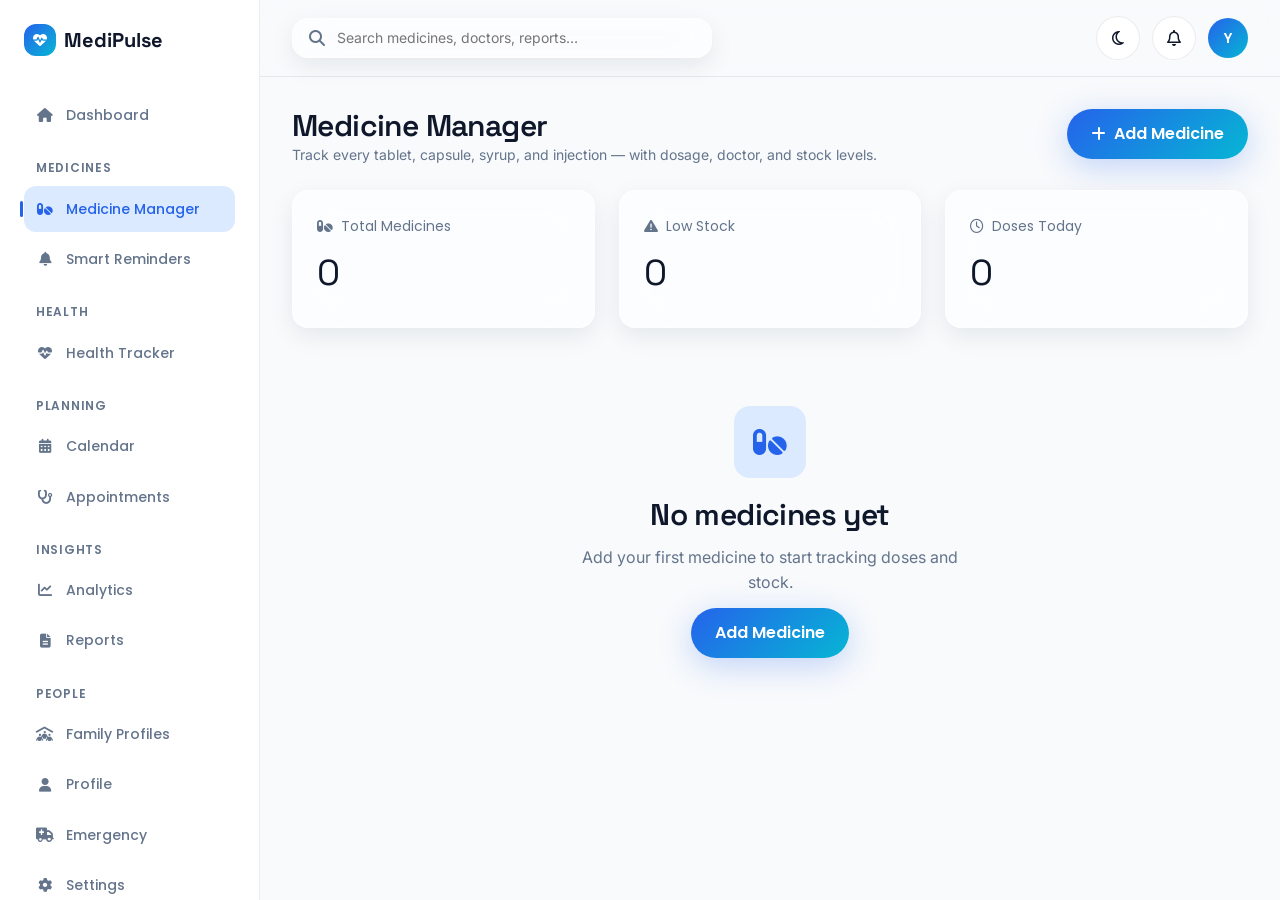
<file: pages/medicines.html>
<!DOCTYPE html>
<html lang="en">
<head>
<meta charset="UTF-8">
<meta name="viewport" content="width=device-width, initial-scale=1.0">
<meta name="theme-color" content="#2563EB">
<title>Medicine Manager — MediPulse</title>

<link rel="preconnect" href="https://fonts.googleapis.com">
<link rel="preconnect" href="https://fonts.gstatic.com" crossorigin>
<link href="https://fonts.googleapis.com/css2?family=Inter:wght@400;500;600;700&family=Poppins:wght@400;500;600;700&family=Space+Grotesk:wght@500;600;700&display=swap" rel="stylesheet">
<link rel="stylesheet" href="https://cdnjs.cloudflare.com/ajax/libs/font-awesome/6.5.1/css/all.min.css">

<link rel="stylesheet" href="../css/variables.css">
<link rel="stylesheet" href="../css/themes.css">
<link rel="stylesheet" href="../css/global.css">
<link rel="stylesheet" href="../css/components.css">
<link rel="stylesheet" href="../css/dashboard.css">
<link rel="stylesheet" href="../css/medicines.css">
<link rel="stylesheet" href="../css/animations.css">
<link rel="stylesheet" href="../css/responsive.css">
</head>
<body>

<div class="app-shell">
  <aside class="sidebar" data-sidebar>
    <a href="dashboard.html" class="nav-logo sidebar-logo">
      <span class="logo-mark"><i class="fa-solid fa-heart-pulse"></i></span>
      MediPulse
    </a>
    <nav class="sidebar-nav" aria-label="Primary">
      <a href="dashboard.html" class="sidebar-link"><i class="fa-solid fa-house"></i> Dashboard</a>
      <div class="sidebar-group-label">Medicines</div>
      <a href="medicines.html" class="sidebar-link active"><i class="fa-solid fa-pills"></i> Medicine Manager</a>
      <a href="reminders.html" class="sidebar-link"><i class="fa-solid fa-bell"></i> Smart Reminders</a>
      <div class="sidebar-group-label">Health</div>
      <a href="health.html" class="sidebar-link"><i class="fa-solid fa-heart-pulse"></i> Health Tracker</a>
      <div class="sidebar-group-label">Planning</div>
      <a href="calendar.html" class="sidebar-link"><i class="fa-solid fa-calendar-days"></i> Calendar</a>
      <a href="appointments.html" class="sidebar-link"><i class="fa-solid fa-stethoscope"></i> Appointments</a>
      <div class="sidebar-group-label">Insights</div>
      <a href="analytics.html" class="sidebar-link"><i class="fa-solid fa-chart-line"></i> Analytics</a>
      <a href="reports.html" class="sidebar-link"><i class="fa-solid fa-file-lines"></i> Reports</a>
      <div class="sidebar-group-label">People</div>
      <a href="family.html" class="sidebar-link"><i class="fa-solid fa-people-roof"></i> Family Profiles</a>
      <a href="profile.html" class="sidebar-link"><i class="fa-solid fa-user"></i> Profile</a>
      <a href="emergency.html" class="sidebar-link"><i class="fa-solid fa-truck-medical"></i> Emergency</a>
    </nav>
    <a href="settings.html" class="sidebar-link sidebar-settings-link"><i class="fa-solid fa-gear"></i> Settings</a>
  </aside>

  <div class="app-main">
    <header class="app-topbar">
      <button class="btn-icon btn-ghost sidebar-toggle" data-sidebar-toggle aria-label="Toggle menu"><i class="fa-solid fa-bars"></i></button>
      <div class="topbar-search glass"><i class="fa-solid fa-magnifying-glass" aria-hidden="true"></i><input type="text" placeholder="Search medicines, doctors, reports…" aria-label="Search"></div>
      <div class="topbar-actions">
        <button class="btn btn-icon btn-ghost" data-theme-toggle aria-label="Toggle dark mode"><i class="fa-regular fa-moon"></i></button>
        <button class="btn btn-icon btn-ghost" aria-label="Notifications"><i class="fa-regular fa-bell"></i></button>
        <button class="profile-avatar-btn" aria-label="Switch profile"><span class="avatar-circle" data-active-avatar>Y</span></button>
      </div>
    </header>

    <main class="app-content" id="main-content">
      <div class="page-head">
        <div>
          <h1 style="font-size:var(--fs-2xl);">Medicine Manager</h1>
          <p style="color:var(--color-text-muted);font-size:var(--fs-sm);">Track every tablet, capsule, syrup, and injection — with dosage, doctor, and stock levels.</p>
        </div>
        <button class="btn btn-primary" data-open-add><i class="fa-solid fa-plus"></i> Add Medicine</button>
      </div>

      <div class="dash-grid" style="margin-bottom:var(--space-6);">
        <div class="dash-card glass">
          <div class="dash-card-label"><i class="fa-solid fa-pills"></i> Total Medicines</div>
          <div class="dash-card-value" id="stat-total">0</div>
        </div>
        <div class="dash-card glass">
          <div class="dash-card-label"><i class="fa-solid fa-triangle-exclamation"></i> Low Stock</div>
          <div class="dash-card-value" id="stat-low">0</div>
        </div>
        <div class="dash-card glass">
          <div class="dash-card-label"><i class="fa-regular fa-clock"></i> Doses Today</div>
          <div class="dash-card-value" id="stat-doses">0</div>
        </div>
      </div>

      <div id="med-empty" class="placeholder-page" style="display:none;min-height:40vh;">
        <div class="icon-badge"><i class="fa-solid fa-pills"></i></div>
        <h1>No medicines yet</h1>
        <p>Add your first medicine to start tracking doses and stock.</p>
        <button class="btn btn-primary" data-open-add>Add Medicine</button>
      </div>

      <div class="med-grid" id="med-grid"></div>
    </main>
  </div>
</div>

<!-- Add / Edit Medicine Modal -->
<div class="modal-overlay" id="med-modal" data-modal-overlay hidden>
  <div class="modal-card glass" role="dialog" aria-modal="true" aria-labelledby="med-modal-title">
    <div class="modal-head">
      <h2 id="med-modal-title">Add Medicine</h2>
      <button class="btn-icon btn-ghost" data-close-modal aria-label="Close"><i class="fa-solid fa-xmark"></i></button>
    </div>
    <form id="med-form">
      <input type="hidden" id="med-id">
      <div class="form-row">
        <div class="form-group">
          <label for="med-name">Medicine name *</label>
          <input type="text" id="med-name" required placeholder="e.g. Vitamin D3">
        </div>
        <div class="form-group">
          <label for="med-strength">Strength</label>
          <input type="text" id="med-strength" placeholder="e.g. 500mg">
        </div>
      </div>
      <div class="form-row">
        <div class="form-group">
          <label for="med-form">Form</label>
          <select id="med-form">
            <option>Tablet</option>
            <option>Capsule</option>
            <option>Syrup</option>
            <option>Injection</option>
            <option>Drops</option>
            <option>Other</option>
          </select>
        </div>
        <div class="form-group">
          <label for="med-dosage">Dose amount</label>
          <input type="number" id="med-dosage" min="0" step="0.5" value="1">
        </div>
        <div class="form-group">
          <label for="med-food">With food</label>
          <select id="med-food">
            <option value="before">Before food</option>
            <option value="after">After food</option>
            <option value="any">Anytime</option>
          </select>
        </div>
      </div>
      <div class="form-group">
        <label for="med-times">Reminder times</label>
        <input type="text" id="med-times" placeholder="e.g. 08:00, 14:00, 20:30">
        <span class="form-hint">Comma-separated 24h times</span>
      </div>
      <div class="form-row">
        <div class="form-group">
          <label for="med-frequency">Frequency</label>
          <select id="med-frequency">
            <option value="daily">Daily</option>
            <option value="weekly">Weekly</option>
            <option value="asNeeded">As needed</option>
          </select>
        </div>
        <div class="form-group">
          <label for="med-start">Start date</label>
          <input type="date" id="med-start">
        </div>
      </div>
      <div class="form-row">
        <div class="form-group">
          <label for="med-total">Total quantity</label>
          <input type="number" id="med-total" min="0" value="30">
        </div>
        <div class="form-group">
          <label for="med-remaining">Remaining quantity</label>
          <input type="number" id="med-remaining" min="0" value="30">
        </div>
      </div>
      <div class="form-row">
        <div class="form-group">
          <label for="med-doctor">Prescribed by</label>
          <input type="text" id="med-doctor" placeholder="e.g. Dr. Rao">
        </div>
        <div class="form-group">
          <label for="med-purpose">Purpose</label>
          <input type="text" id="med-purpose" placeholder="e.g. Blood pressure">
        </div>
      </div>
      <div class="modal-actions">
        <button type="button" class="btn btn-ghost" data-close-modal>Cancel</button>
        <button type="submit" class="btn btn-primary">Save Medicine</button>
      </div>
    </form>
  </div>
</div>

<script src="../js/core/store.js"></script>
<script src="../js/core/eventBus.js"></script>
<script src="../js/core/seedData.js"></script>
<script src="../js/app-shell.js"></script>
<script src="../js/modules/medicines.js"></script>
</body>
</html>
</file>
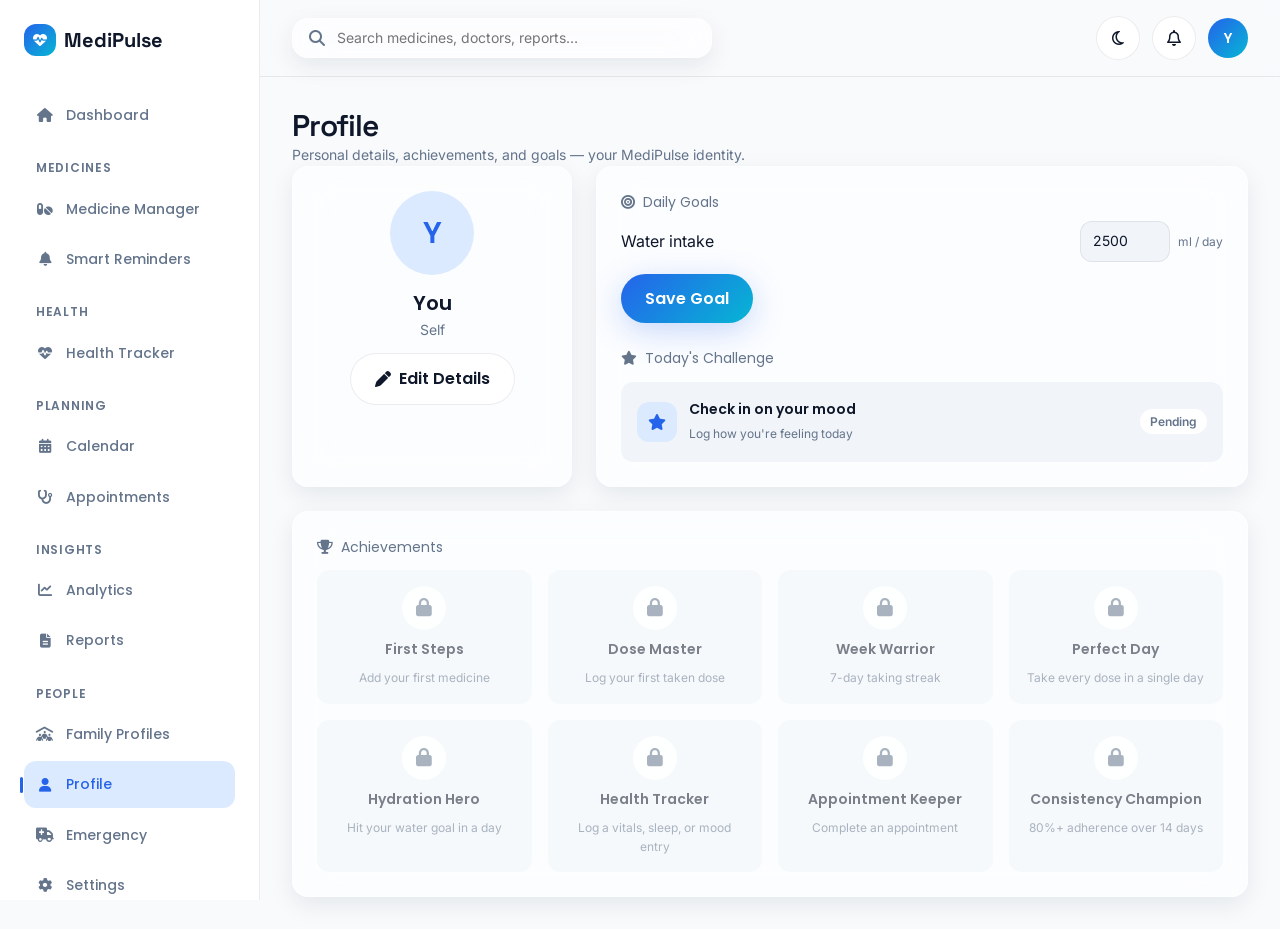
<file: pages/profile.html>
<!DOCTYPE html>
<html lang="en">
<head>
<meta charset="UTF-8">
<meta name="viewport" content="width=device-width, initial-scale=1.0">
<meta name="theme-color" content="#2563EB">
<title>Profile — MediPulse</title>

<link rel="preconnect" href="https://fonts.googleapis.com">
<link rel="preconnect" href="https://fonts.gstatic.com" crossorigin>
<link href="https://fonts.googleapis.com/css2?family=Inter:wght@400;500;600;700&family=Poppins:wght@400;500;600;700&family=Space+Grotesk:wght@500;600;700&display=swap" rel="stylesheet">
<link rel="stylesheet" href="https://cdnjs.cloudflare.com/ajax/libs/font-awesome/6.5.1/css/all.min.css">

<link rel="stylesheet" href="../css/variables.css">
<link rel="stylesheet" href="../css/themes.css">
<link rel="stylesheet" href="../css/global.css">
<link rel="stylesheet" href="../css/components.css">
<link rel="stylesheet" href="../css/dashboard.css">
<link rel="stylesheet" href="../css/profile.css">
<link rel="stylesheet" href="../css/animations.css">
<link rel="stylesheet" href="../css/responsive.css">
</head>
<body>

<div class="app-shell">
  <aside class="sidebar" data-sidebar>
    <a href="dashboard.html" class="nav-logo sidebar-logo">
      <span class="logo-mark"><i class="fa-solid fa-heart-pulse"></i></span>
      MediPulse
    </a>
    <nav class="sidebar-nav" aria-label="Primary">
      <a href="dashboard.html" class="sidebar-link"><i class="fa-solid fa-house"></i> Dashboard</a>
      <div class="sidebar-group-label">Medicines</div>
      <a href="medicines.html" class="sidebar-link"><i class="fa-solid fa-pills"></i> Medicine Manager</a>
      <a href="reminders.html" class="sidebar-link"><i class="fa-solid fa-bell"></i> Smart Reminders</a>
      <div class="sidebar-group-label">Health</div>
      <a href="health.html" class="sidebar-link"><i class="fa-solid fa-heart-pulse"></i> Health Tracker</a>
      <div class="sidebar-group-label">Planning</div>
      <a href="calendar.html" class="sidebar-link"><i class="fa-solid fa-calendar-days"></i> Calendar</a>
      <a href="appointments.html" class="sidebar-link"><i class="fa-solid fa-stethoscope"></i> Appointments</a>
      <div class="sidebar-group-label">Insights</div>
      <a href="analytics.html" class="sidebar-link"><i class="fa-solid fa-chart-line"></i> Analytics</a>
      <a href="reports.html" class="sidebar-link"><i class="fa-solid fa-file-lines"></i> Reports</a>
      <div class="sidebar-group-label">People</div>
      <a href="family.html" class="sidebar-link"><i class="fa-solid fa-people-roof"></i> Family Profiles</a>
      <a href="profile.html" class="sidebar-link active"><i class="fa-solid fa-user"></i> Profile</a>
      <a href="emergency.html" class="sidebar-link"><i class="fa-solid fa-truck-medical"></i> Emergency</a>
    </nav>
    <a href="settings.html" class="sidebar-link sidebar-settings-link"><i class="fa-solid fa-gear"></i> Settings</a>
  </aside>

  <div class="app-main">
    <header class="app-topbar">
      <button class="btn-icon btn-ghost sidebar-toggle" data-sidebar-toggle aria-label="Toggle menu"><i class="fa-solid fa-bars"></i></button>
      <div class="topbar-search glass"><i class="fa-solid fa-magnifying-glass" aria-hidden="true"></i><input type="text" placeholder="Search medicines, doctors, reports…" aria-label="Search"></div>
      <div class="topbar-actions">
        <button class="btn btn-icon btn-ghost" data-theme-toggle aria-label="Toggle dark mode"><i class="fa-regular fa-moon"></i></button>
        <button class="btn btn-icon btn-ghost" aria-label="Notifications"><i class="fa-regular fa-bell"></i></button>
        <button class="profile-avatar-btn" aria-label="Switch profile"><span class="avatar-circle" data-active-avatar>Y</span></button>
      </div>
    </header>

    <main class="app-content" id="main-content">
      <div class="page-head">
        <div>
          <h1 style="font-size:var(--fs-2xl);">Profile</h1>
          <p style="color:var(--color-text-muted);font-size:var(--fs-sm);">Personal details, achievements, and goals — your MediPulse identity.</p>
        </div>
      </div>

      <div class="profile-top-grid">
        <div class="dash-card glass profile-identity">
          <div class="profile-avatar-lg" id="pf-avatar">Y</div>
          <div class="profile-name" id="pf-name">You</div>
          <div class="profile-relation" id="pf-relation">Self</div>
          <button class="btn btn-ghost" data-open-details style="margin-top:var(--space-3);"><i class="fa-solid fa-pen"></i> Edit Details</button>
          <div class="profile-details-list" id="pf-details-list"></div>
        </div>

        <div class="dash-card glass">
          <div class="dash-card-label"><i class="fa-solid fa-bullseye"></i> Daily Goals</div>
          <div class="profile-goal-row">
            <span>Water intake</span>
            <div class="profile-goal-edit">
              <input type="number" id="pf-water-goal" min="500" step="250">
              <span>ml / day</span>
            </div>
          </div>
          <button class="btn btn-primary" data-save-goals style="margin-top:var(--space-3);">Save Goal</button>

          <div class="dash-card-label" style="margin-top:var(--space-6);"><i class="fa-solid fa-star"></i> Today's Challenge</div>
          <div id="pf-challenge"></div>
        </div>
      </div>

      <div class="dash-card glass" style="margin-top:var(--space-6);">
        <div class="dash-card-label" style="margin-bottom:var(--space-3);"><i class="fa-solid fa-trophy"></i> Achievements</div>
        <div class="achievements-grid" id="pf-achievements"></div>
      </div>
    </main>
  </div>
</div>

<!-- Edit Personal Details Modal -->
<div class="modal-overlay" id="details-modal" data-modal-overlay hidden>
  <div class="modal-card glass" role="dialog" aria-modal="true">
    <div class="modal-head">
      <h2>Edit Personal Details</h2>
      <button class="btn-icon btn-ghost" data-close-modal aria-label="Close"><i class="fa-solid fa-xmark"></i></button>
    </div>
    <form id="details-form">
      <div class="form-group">
        <label for="d-name">Name</label>
        <input type="text" id="d-name" required>
      </div>
      <div class="form-row">
        <div class="form-group">
          <label for="d-dob">Date of Birth</label>
          <input type="date" id="d-dob">
        </div>
        <div class="form-group">
          <label for="d-gender">Gender</label>
          <select id="d-gender">
            <option value="">Prefer not to say</option>
            <option>Female</option>
            <option>Male</option>
            <option>Other</option>
          </select>
        </div>
      </div>
      <div class="form-group">
        <label for="d-height">Height (cm)</label>
        <input type="number" id="d-height" min="0" step="0.5" placeholder="e.g. 168">
      </div>
      <div class="modal-actions">
        <button type="button" class="btn btn-ghost" data-close-modal>Cancel</button>
        <button type="submit" class="btn btn-primary">Save</button>
      </div>
    </form>
  </div>
</div>

<script src="../js/core/store.js"></script>
<script src="../js/core/eventBus.js"></script>
<script src="../js/core/seedData.js"></script>
<script src="../js/app-shell.js"></script>
<script src="../js/modules/profile.js"></script>
</body>
</html>
</file>
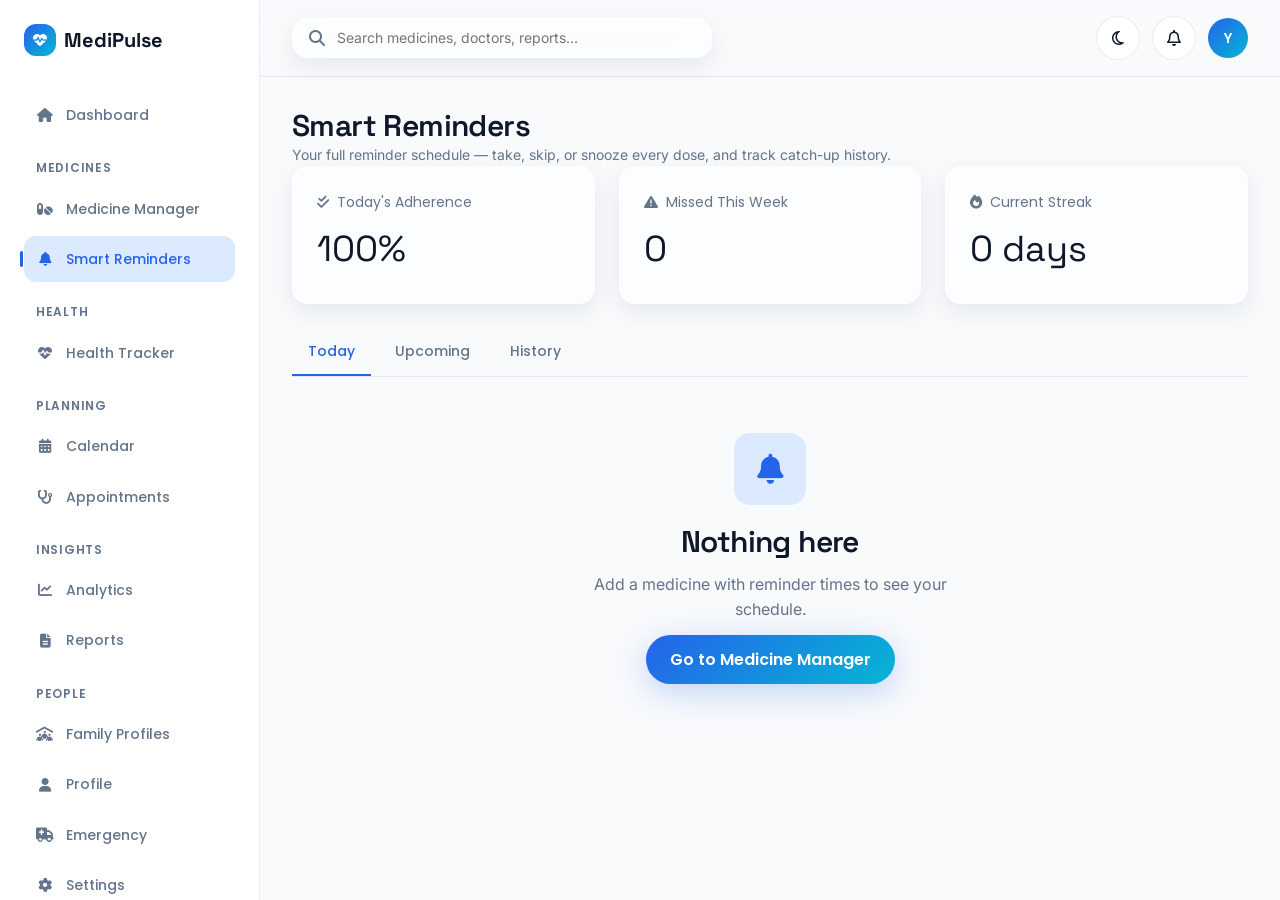
<file: pages/reminders.html>
<!DOCTYPE html>
<html lang="en">
<head>
<meta charset="UTF-8">
<meta name="viewport" content="width=device-width, initial-scale=1.0">
<meta name="theme-color" content="#2563EB">
<title>Smart Reminders — MediPulse</title>

<link rel="preconnect" href="https://fonts.googleapis.com">
<link rel="preconnect" href="https://fonts.gstatic.com" crossorigin>
<link href="https://fonts.googleapis.com/css2?family=Inter:wght@400;500;600;700&family=Poppins:wght@400;500;600;700&family=Space+Grotesk:wght@500;600;700&display=swap" rel="stylesheet">
<link rel="stylesheet" href="https://cdnjs.cloudflare.com/ajax/libs/font-awesome/6.5.1/css/all.min.css">

<link rel="stylesheet" href="../css/variables.css">
<link rel="stylesheet" href="../css/themes.css">
<link rel="stylesheet" href="../css/global.css">
<link rel="stylesheet" href="../css/components.css">
<link rel="stylesheet" href="../css/dashboard.css">
<link rel="stylesheet" href="../css/reminders.css">
<link rel="stylesheet" href="../css/animations.css">
<link rel="stylesheet" href="../css/responsive.css">
</head>
<body>

<div class="app-shell">
  <aside class="sidebar" data-sidebar>
    <a href="dashboard.html" class="nav-logo sidebar-logo">
      <span class="logo-mark"><i class="fa-solid fa-heart-pulse"></i></span>
      MediPulse
    </a>
    <nav class="sidebar-nav" aria-label="Primary">
      <a href="dashboard.html" class="sidebar-link"><i class="fa-solid fa-house"></i> Dashboard</a>
      <div class="sidebar-group-label">Medicines</div>
      <a href="medicines.html" class="sidebar-link"><i class="fa-solid fa-pills"></i> Medicine Manager</a>
      <a href="reminders.html" class="sidebar-link active"><i class="fa-solid fa-bell"></i> Smart Reminders</a>
      <div class="sidebar-group-label">Health</div>
      <a href="health.html" class="sidebar-link"><i class="fa-solid fa-heart-pulse"></i> Health Tracker</a>
      <div class="sidebar-group-label">Planning</div>
      <a href="calendar.html" class="sidebar-link"><i class="fa-solid fa-calendar-days"></i> Calendar</a>
      <a href="appointments.html" class="sidebar-link"><i class="fa-solid fa-stethoscope"></i> Appointments</a>
      <div class="sidebar-group-label">Insights</div>
      <a href="analytics.html" class="sidebar-link"><i class="fa-solid fa-chart-line"></i> Analytics</a>
      <a href="reports.html" class="sidebar-link"><i class="fa-solid fa-file-lines"></i> Reports</a>
      <div class="sidebar-group-label">People</div>
      <a href="family.html" class="sidebar-link"><i class="fa-solid fa-people-roof"></i> Family Profiles</a>
      <a href="profile.html" class="sidebar-link"><i class="fa-solid fa-user"></i> Profile</a>
      <a href="emergency.html" class="sidebar-link"><i class="fa-solid fa-truck-medical"></i> Emergency</a>
    </nav>
    <a href="settings.html" class="sidebar-link sidebar-settings-link"><i class="fa-solid fa-gear"></i> Settings</a>
  </aside>

  <div class="app-main">
    <header class="app-topbar">
      <button class="btn-icon btn-ghost sidebar-toggle" data-sidebar-toggle aria-label="Toggle menu"><i class="fa-solid fa-bars"></i></button>
      <div class="topbar-search glass"><i class="fa-solid fa-magnifying-glass" aria-hidden="true"></i><input type="text" placeholder="Search medicines, doctors, reports…" aria-label="Search"></div>
      <div class="topbar-actions">
        <button class="btn btn-icon btn-ghost" data-theme-toggle aria-label="Toggle dark mode"><i class="fa-regular fa-moon"></i></button>
        <button class="btn btn-icon btn-ghost" aria-label="Notifications"><i class="fa-regular fa-bell"></i></button>
        <button class="profile-avatar-btn" aria-label="Switch profile"><span class="avatar-circle" data-active-avatar>Y</span></button>
      </div>
    </header>

    <main class="app-content" id="main-content">
      <div class="page-head">
        <div>
          <h1 style="font-size:var(--fs-2xl);">Smart Reminders</h1>
          <p style="color:var(--color-text-muted);font-size:var(--fs-sm);">Your full reminder schedule — take, skip, or snooze every dose, and track catch-up history.</p>
        </div>
      </div>

      <div class="dash-grid" style="margin-bottom:var(--space-6);">
        <div class="dash-card glass">
          <div class="dash-card-label"><i class="fa-solid fa-check-double"></i> Today's Adherence</div>
          <div class="dash-card-value" id="stat-adherence">100%</div>
        </div>
        <div class="dash-card glass">
          <div class="dash-card-label"><i class="fa-solid fa-triangle-exclamation"></i> Missed This Week</div>
          <div class="dash-card-value" id="stat-missed">0</div>
        </div>
        <div class="dash-card glass">
          <div class="dash-card-label"><i class="fa-solid fa-fire"></i> Current Streak</div>
          <div class="dash-card-value" id="stat-streak">0 days</div>
        </div>
      </div>

      <div class="reminder-tabs" role="tablist">
        <button class="reminder-tab active" data-tab="today" role="tab" aria-selected="true">Today</button>
        <button class="reminder-tab" data-tab="upcoming" role="tab" aria-selected="false">Upcoming</button>
        <button class="reminder-tab" data-tab="history" role="tab" aria-selected="false">History</button>
      </div>

      <div id="reminders-empty" class="placeholder-page" style="display:none;min-height:35vh;">
        <div class="icon-badge"><i class="fa-solid fa-bell"></i></div>
        <h1>Nothing here</h1>
        <p>Add a medicine with reminder times to see your schedule.</p>
        <a href="medicines.html" class="btn btn-primary">Go to Medicine Manager</a>
      </div>

      <div id="reminders-list"></div>
    </main>
  </div>
</div>

<script src="../js/core/store.js"></script>
<script src="../js/core/eventBus.js"></script>
<script src="../js/core/seedData.js"></script>
<script src="../js/app-shell.js"></script>
<script src="../js/modules/reminders.js"></script>
</body>
</html>
</file>
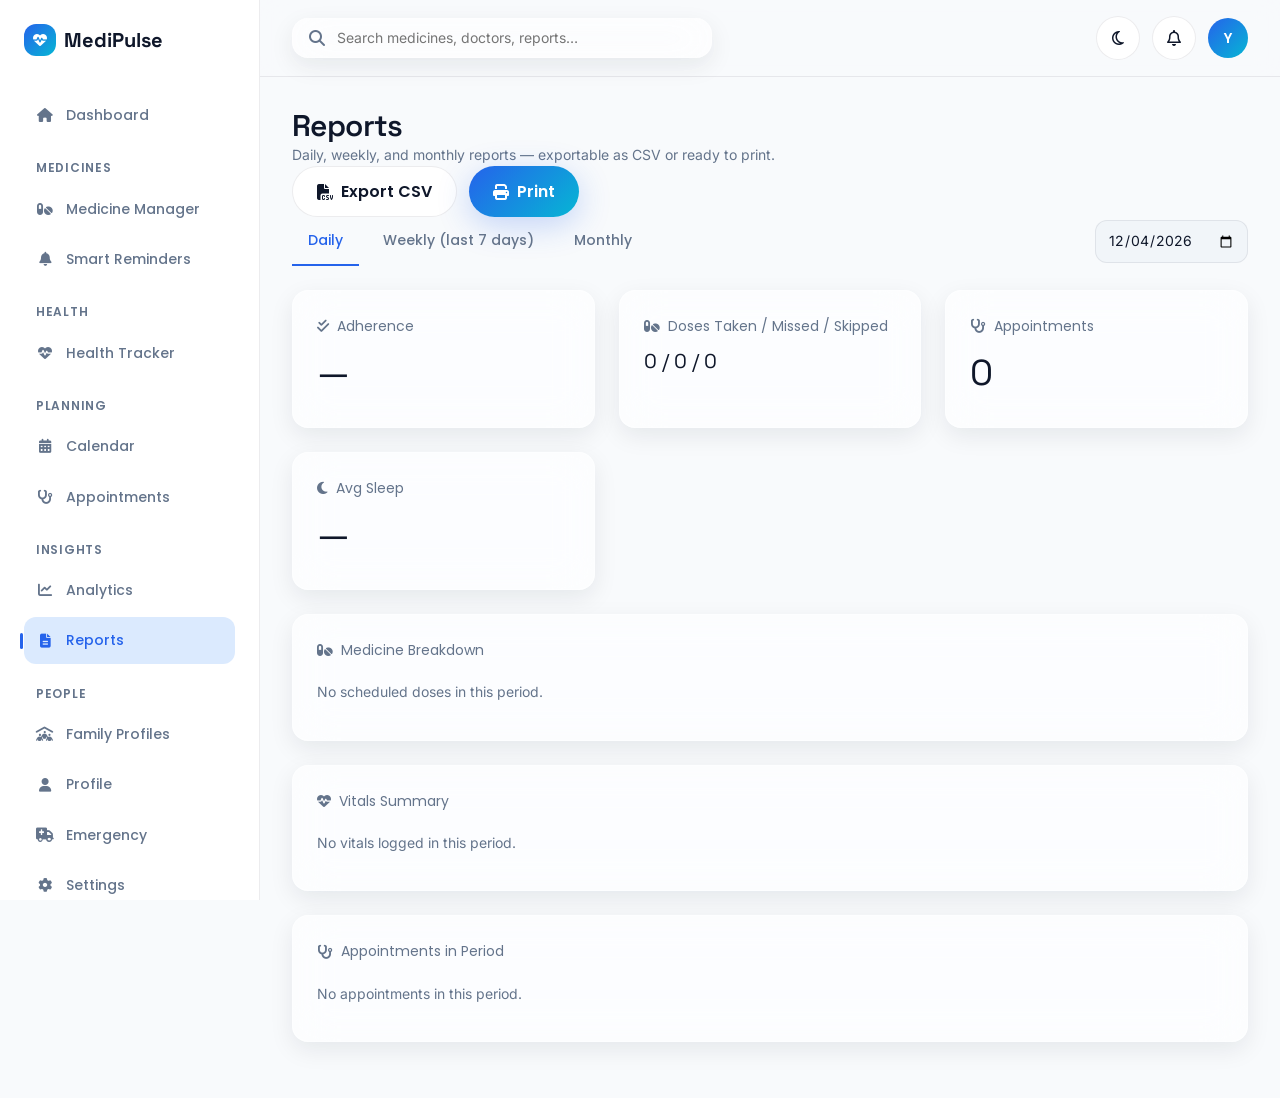
<file: pages/reports.html>
<!DOCTYPE html>
<html lang="en">
<head>
<meta charset="UTF-8">
<meta name="viewport" content="width=device-width, initial-scale=1.0">
<meta name="theme-color" content="#2563EB">
<title>Reports — MediPulse</title>

<link rel="preconnect" href="https://fonts.googleapis.com">
<link rel="preconnect" href="https://fonts.gstatic.com" crossorigin>
<link href="https://fonts.googleapis.com/css2?family=Inter:wght@400;500;600;700&family=Poppins:wght@400;500;600;700&family=Space+Grotesk:wght@500;600;700&display=swap" rel="stylesheet">
<link rel="stylesheet" href="https://cdnjs.cloudflare.com/ajax/libs/font-awesome/6.5.1/css/all.min.css">

<link rel="stylesheet" href="../css/variables.css">
<link rel="stylesheet" href="../css/themes.css">
<link rel="stylesheet" href="../css/global.css">
<link rel="stylesheet" href="../css/components.css">
<link rel="stylesheet" href="../css/dashboard.css">
<link rel="stylesheet" href="../css/reports.css">
<link rel="stylesheet" href="../css/animations.css">
<link rel="stylesheet" href="../css/responsive.css">
</head>
<body>

<div class="app-shell">
  <aside class="sidebar" data-sidebar>
    <a href="dashboard.html" class="nav-logo sidebar-logo">
      <span class="logo-mark"><i class="fa-solid fa-heart-pulse"></i></span>
      MediPulse
    </a>
    <nav class="sidebar-nav" aria-label="Primary">
      <a href="dashboard.html" class="sidebar-link"><i class="fa-solid fa-house"></i> Dashboard</a>
      <div class="sidebar-group-label">Medicines</div>
      <a href="medicines.html" class="sidebar-link"><i class="fa-solid fa-pills"></i> Medicine Manager</a>
      <a href="reminders.html" class="sidebar-link"><i class="fa-solid fa-bell"></i> Smart Reminders</a>
      <div class="sidebar-group-label">Health</div>
      <a href="health.html" class="sidebar-link"><i class="fa-solid fa-heart-pulse"></i> Health Tracker</a>
      <div class="sidebar-group-label">Planning</div>
      <a href="calendar.html" class="sidebar-link"><i class="fa-solid fa-calendar-days"></i> Calendar</a>
      <a href="appointments.html" class="sidebar-link"><i class="fa-solid fa-stethoscope"></i> Appointments</a>
      <div class="sidebar-group-label">Insights</div>
      <a href="analytics.html" class="sidebar-link"><i class="fa-solid fa-chart-line"></i> Analytics</a>
      <a href="reports.html" class="sidebar-link active"><i class="fa-solid fa-file-lines"></i> Reports</a>
      <div class="sidebar-group-label">People</div>
      <a href="family.html" class="sidebar-link"><i class="fa-solid fa-people-roof"></i> Family Profiles</a>
      <a href="profile.html" class="sidebar-link"><i class="fa-solid fa-user"></i> Profile</a>
      <a href="emergency.html" class="sidebar-link"><i class="fa-solid fa-truck-medical"></i> Emergency</a>
    </nav>
    <a href="settings.html" class="sidebar-link sidebar-settings-link"><i class="fa-solid fa-gear"></i> Settings</a>
  </aside>

  <div class="app-main">
    <header class="app-topbar">
      <button class="btn-icon btn-ghost sidebar-toggle" data-sidebar-toggle aria-label="Toggle menu"><i class="fa-solid fa-bars"></i></button>
      <div class="topbar-search glass"><i class="fa-solid fa-magnifying-glass" aria-hidden="true"></i><input type="text" placeholder="Search medicines, doctors, reports…" aria-label="Search"></div>
      <div class="topbar-actions">
        <button class="btn btn-icon btn-ghost" data-theme-toggle aria-label="Toggle dark mode"><i class="fa-regular fa-moon"></i></button>
        <button class="btn btn-icon btn-ghost" aria-label="Notifications"><i class="fa-regular fa-bell"></i></button>
        <button class="profile-avatar-btn" aria-label="Switch profile"><span class="avatar-circle" data-active-avatar>Y</span></button>
      </div>
    </header>

    <main class="app-content" id="main-content">
      <div class="page-head no-print">
        <div>
          <h1 style="font-size:var(--fs-2xl);">Reports</h1>
          <p style="color:var(--color-text-muted);font-size:var(--fs-sm);">Daily, weekly, and monthly reports — exportable as CSV or ready to print.</p>
        </div>
        <div style="display:flex;gap:var(--space-3);">
          <button class="btn btn-ghost" data-export-csv><i class="fa-solid fa-file-csv"></i> Export CSV</button>
          <button class="btn btn-primary" data-print-report><i class="fa-solid fa-print"></i> Print</button>
        </div>
      </div>

      <div class="reports-controls no-print">
        <div class="reminder-tabs" style="border-bottom:none;margin-bottom:0;">
          <button class="reminder-tab active" data-period="daily">Daily</button>
          <button class="reminder-tab" data-period="weekly">Weekly (last 7 days)</button>
          <button class="reminder-tab" data-period="monthly">Monthly</button>
        </div>
        <input type="date" id="report-date" class="report-date-input">
      </div>

      <div id="report-content">
        <h2 id="report-title" class="report-title"></h2>

        <div class="dash-grid" style="margin-bottom:var(--space-6);">
          <div class="dash-card glass">
            <div class="dash-card-label"><i class="fa-solid fa-check-double"></i> Adherence</div>
            <div class="dash-card-value" id="rep-adherence">—</div>
          </div>
          <div class="dash-card glass">
            <div class="dash-card-label"><i class="fa-solid fa-pills"></i> Doses Taken / Missed / Skipped</div>
            <div class="dash-card-value" id="rep-doses" style="font-size:var(--fs-lg);">—</div>
          </div>
          <div class="dash-card glass">
            <div class="dash-card-label"><i class="fa-solid fa-stethoscope"></i> Appointments</div>
            <div class="dash-card-value" id="rep-appts">0</div>
          </div>
          <div class="dash-card glass">
            <div class="dash-card-label"><i class="fa-solid fa-moon"></i> Avg Sleep</div>
            <div class="dash-card-value" id="rep-sleep">—</div>
          </div>
        </div>

        <div class="dash-card glass report-section">
          <div class="dash-card-label"><i class="fa-solid fa-pills"></i> Medicine Breakdown</div>
          <table class="report-table" id="rep-med-table">
            <thead><tr><th>Medicine</th><th>Scheduled</th><th>Taken</th><th>Missed</th><th>Skipped</th><th>Adherence</th></tr></thead>
            <tbody></tbody>
          </table>
          <p id="rep-med-empty" class="report-empty" style="display:none;">No scheduled doses in this period.</p>
        </div>

        <div class="dash-card glass report-section">
          <div class="dash-card-label"><i class="fa-solid fa-heart-pulse"></i> Vitals Summary</div>
          <div id="rep-vitals"></div>
          <p id="rep-vitals-empty" class="report-empty" style="display:none;">No vitals logged in this period.</p>
        </div>

        <div class="dash-card glass report-section">
          <div class="dash-card-label"><i class="fa-solid fa-stethoscope"></i> Appointments in Period</div>
          <table class="report-table" id="rep-appt-table">
            <thead><tr><th>Date</th><th>Doctor</th><th>Department</th><th>Status</th></tr></thead>
            <tbody></tbody>
          </table>
          <p id="rep-appt-empty" class="report-empty" style="display:none;">No appointments in this period.</p>
        </div>
      </div>
    </main>
  </div>
</div>

<script src="../js/core/store.js"></script>
<script src="../js/core/eventBus.js"></script>
<script src="../js/core/seedData.js"></script>
<script src="../js/app-shell.js"></script>
<script src="../js/modules/reports.js"></script>
</body>
</html>
</file>
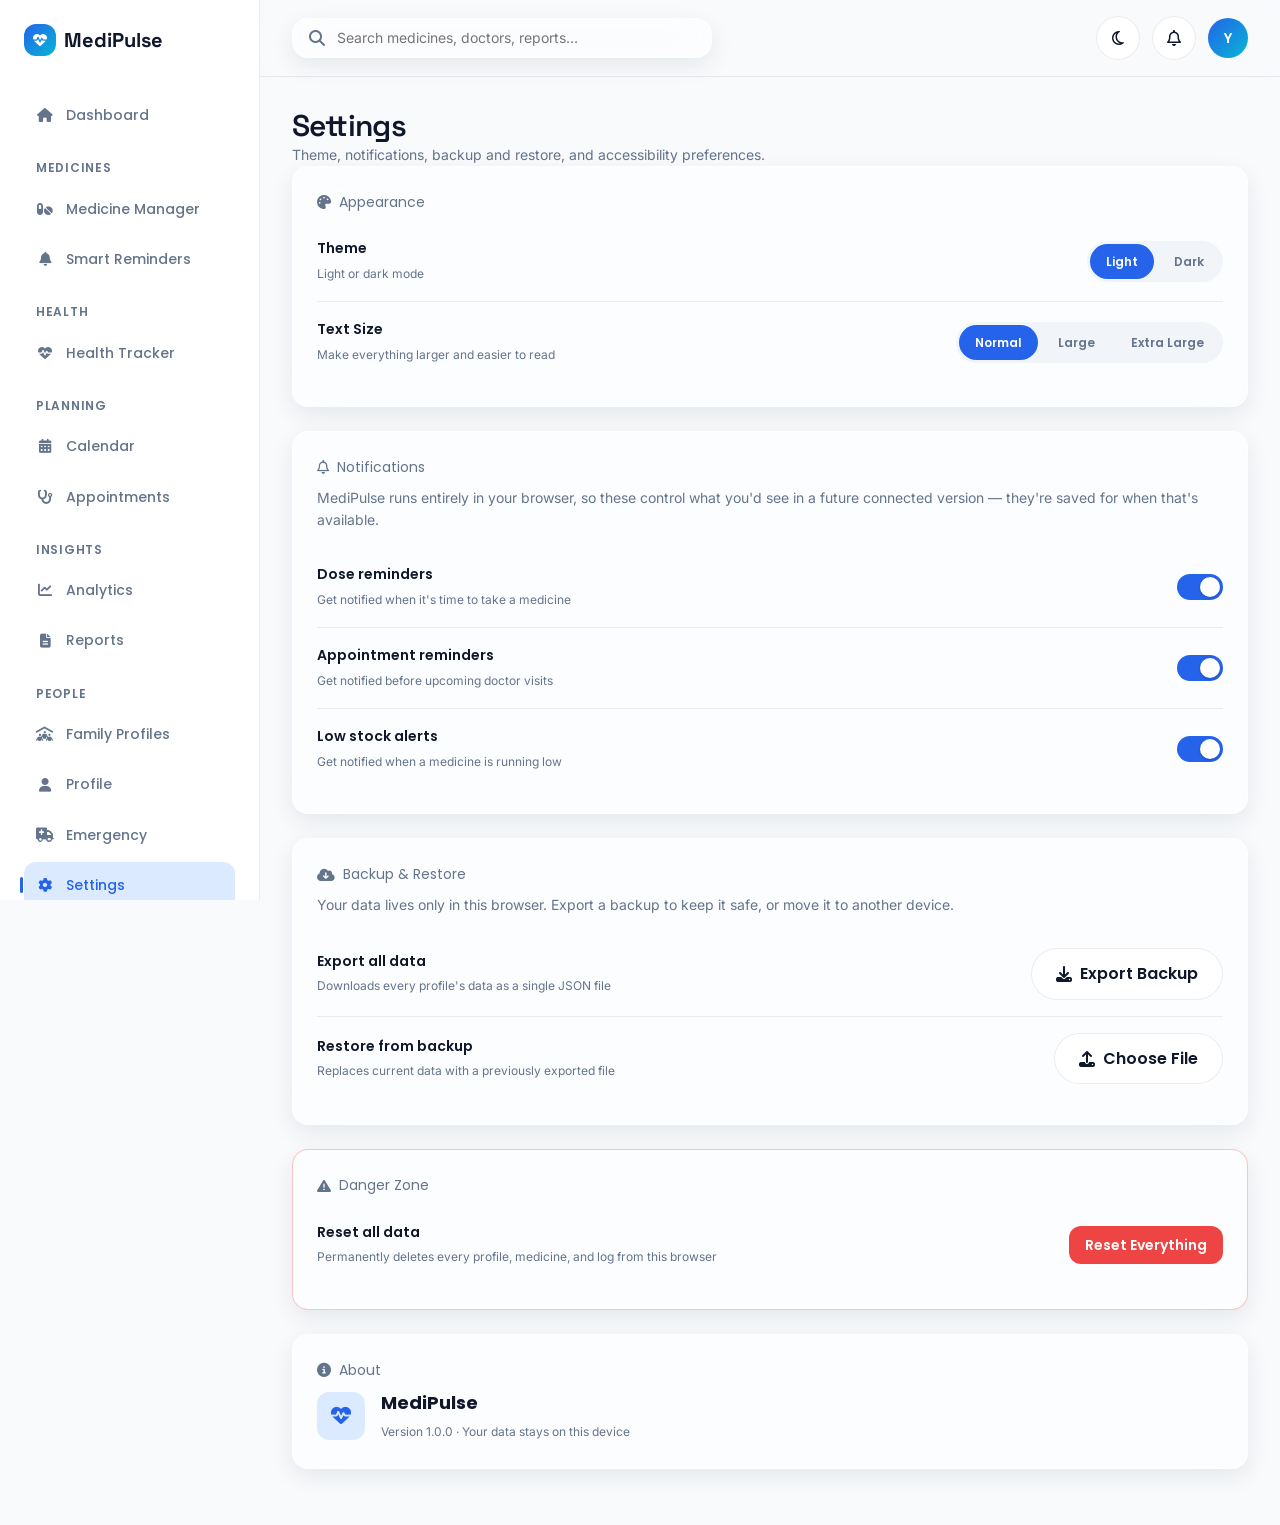
<file: pages/settings.html>
<!DOCTYPE html>
<html lang="en">
<head>
<meta charset="UTF-8">
<meta name="viewport" content="width=device-width, initial-scale=1.0">
<meta name="theme-color" content="#2563EB">
<title>Settings — MediPulse</title>

<link rel="preconnect" href="https://fonts.googleapis.com">
<link rel="preconnect" href="https://fonts.gstatic.com" crossorigin>
<link href="https://fonts.googleapis.com/css2?family=Inter:wght@400;500;600;700&family=Poppins:wght@400;500;600;700&family=Space+Grotesk:wght@500;600;700&display=swap" rel="stylesheet">
<link rel="stylesheet" href="https://cdnjs.cloudflare.com/ajax/libs/font-awesome/6.5.1/css/all.min.css">

<link rel="stylesheet" href="../css/variables.css">
<link rel="stylesheet" href="../css/themes.css">
<link rel="stylesheet" href="../css/global.css">
<link rel="stylesheet" href="../css/components.css">
<link rel="stylesheet" href="../css/dashboard.css">
<link rel="stylesheet" href="../css/settings.css">
<link rel="stylesheet" href="../css/animations.css">
<link rel="stylesheet" href="../css/responsive.css">
</head>
<body>

<div class="app-shell">
  <aside class="sidebar" data-sidebar>
    <a href="dashboard.html" class="nav-logo sidebar-logo">
      <span class="logo-mark"><i class="fa-solid fa-heart-pulse"></i></span>
      MediPulse
    </a>
    <nav class="sidebar-nav" aria-label="Primary">
      <a href="dashboard.html" class="sidebar-link"><i class="fa-solid fa-house"></i> Dashboard</a>
      <div class="sidebar-group-label">Medicines</div>
      <a href="medicines.html" class="sidebar-link"><i class="fa-solid fa-pills"></i> Medicine Manager</a>
      <a href="reminders.html" class="sidebar-link"><i class="fa-solid fa-bell"></i> Smart Reminders</a>
      <div class="sidebar-group-label">Health</div>
      <a href="health.html" class="sidebar-link"><i class="fa-solid fa-heart-pulse"></i> Health Tracker</a>
      <div class="sidebar-group-label">Planning</div>
      <a href="calendar.html" class="sidebar-link"><i class="fa-solid fa-calendar-days"></i> Calendar</a>
      <a href="appointments.html" class="sidebar-link"><i class="fa-solid fa-stethoscope"></i> Appointments</a>
      <div class="sidebar-group-label">Insights</div>
      <a href="analytics.html" class="sidebar-link"><i class="fa-solid fa-chart-line"></i> Analytics</a>
      <a href="reports.html" class="sidebar-link"><i class="fa-solid fa-file-lines"></i> Reports</a>
      <div class="sidebar-group-label">People</div>
      <a href="family.html" class="sidebar-link"><i class="fa-solid fa-people-roof"></i> Family Profiles</a>
      <a href="profile.html" class="sidebar-link"><i class="fa-solid fa-user"></i> Profile</a>
      <a href="emergency.html" class="sidebar-link"><i class="fa-solid fa-truck-medical"></i> Emergency</a>
    </nav>
    <a href="settings.html" class="sidebar-link sidebar-settings-link active"><i class="fa-solid fa-gear"></i> Settings</a>
  </aside>

  <div class="app-main">
    <header class="app-topbar">
      <button class="btn-icon btn-ghost sidebar-toggle" data-sidebar-toggle aria-label="Toggle menu"><i class="fa-solid fa-bars"></i></button>
      <div class="topbar-search glass"><i class="fa-solid fa-magnifying-glass" aria-hidden="true"></i><input type="text" placeholder="Search medicines, doctors, reports…" aria-label="Search"></div>
      <div class="topbar-actions">
        <button class="btn btn-icon btn-ghost" data-theme-toggle aria-label="Toggle dark mode"><i class="fa-regular fa-moon"></i></button>
        <button class="btn btn-icon btn-ghost" aria-label="Notifications"><i class="fa-regular fa-bell"></i></button>
        <button class="profile-avatar-btn" aria-label="Switch profile"><span class="avatar-circle" data-active-avatar>Y</span></button>
      </div>
    </header>

    <main class="app-content" id="main-content">
      <div class="page-head">
        <div>
          <h1 style="font-size:var(--fs-2xl);">Settings</h1>
          <p style="color:var(--color-text-muted);font-size:var(--fs-sm);">Theme, notifications, backup and restore, and accessibility preferences.</p>
        </div>
      </div>

      <div class="dash-card glass settings-section">
        <div class="dash-card-label"><i class="fa-solid fa-palette"></i> Appearance</div>
        <div class="settings-row">
          <div><b>Theme</b><span>Light or dark mode</span></div>
          <div class="settings-btn-group" id="theme-group">
            <button data-theme-choice="light">Light</button>
            <button data-theme-choice="dark">Dark</button>
          </div>
        </div>
        <div class="settings-row">
          <div><b>Text Size</b><span>Make everything larger and easier to read</span></div>
          <div class="settings-btn-group" id="fontscale-group">
            <button data-fontscale-choice="normal">Normal</button>
            <button data-fontscale-choice="large">Large</button>
            <button data-fontscale-choice="xlarge">Extra Large</button>
          </div>
        </div>
      </div>

      <div class="dash-card glass settings-section">
        <div class="dash-card-label"><i class="fa-regular fa-bell"></i> Notifications</div>
        <p class="settings-note">MediPulse runs entirely in your browser, so these control what you'd see in a future connected version — they're saved for when that's available.</p>
        <div class="settings-row">
          <div><b>Dose reminders</b><span>Get notified when it's time to take a medicine</span></div>
          <label class="settings-toggle"><input type="checkbox" id="notif-doses"><span></span></label>
        </div>
        <div class="settings-row">
          <div><b>Appointment reminders</b><span>Get notified before upcoming doctor visits</span></div>
          <label class="settings-toggle"><input type="checkbox" id="notif-appointments"><span></span></label>
        </div>
        <div class="settings-row">
          <div><b>Low stock alerts</b><span>Get notified when a medicine is running low</span></div>
          <label class="settings-toggle"><input type="checkbox" id="notif-lowstock"><span></span></label>
        </div>
      </div>

      <div class="dash-card glass settings-section">
        <div class="dash-card-label"><i class="fa-solid fa-cloud-arrow-down"></i> Backup &amp; Restore</div>
        <p class="settings-note">Your data lives only in this browser. Export a backup to keep it safe, or move it to another device.</p>
        <div class="settings-row">
          <div><b>Export all data</b><span>Downloads every profile's data as a single JSON file</span></div>
          <button class="btn btn-ghost" data-export-backup><i class="fa-solid fa-download"></i> Export Backup</button>
        </div>
        <div class="settings-row">
          <div><b>Restore from backup</b><span>Replaces current data with a previously exported file</span></div>
          <label class="btn btn-ghost" style="cursor:pointer;">
            <i class="fa-solid fa-upload"></i> Choose File
            <input type="file" id="import-file" accept="application/json" style="display:none;">
          </label>
        </div>
      </div>

      <div class="dash-card glass settings-section danger-zone">
        <div class="dash-card-label"><i class="fa-solid fa-triangle-exclamation"></i> Danger Zone</div>
        <div class="settings-row">
          <div><b>Reset all data</b><span>Permanently deletes every profile, medicine, and log from this browser</span></div>
          <button class="btn btn-danger" data-reset-data>Reset Everything</button>
        </div>
      </div>

      <div class="dash-card glass settings-section">
        <div class="dash-card-label"><i class="fa-solid fa-circle-info"></i> About</div>
        <div class="settings-about">
          <div class="settings-about-logo"><i class="fa-solid fa-heart-pulse"></i></div>
          <div>
            <b>MediPulse</b>
            <span>Version 1.0.0 · Your data stays on this device</span>
          </div>
        </div>
      </div>
    </main>
  </div>
</div>

<script src="../js/core/store.js"></script>
<script src="../js/core/eventBus.js"></script>
<script src="../js/core/seedData.js"></script>
<script src="../js/app-shell.js"></script>
<script src="../js/modules/settings.js"></script>
</body>
</html>
</file>
<file: css/variables.css>
:root {
  /* ===== Color — Base ===== */
  --color-primary: #2563EB;
  --color-primary-600: #1D4ED8;
  --color-primary-100: #DBEAFE;
  --color-secondary: #06B6D4;
  --color-success: #22C55E;
  --color-danger: #EF4444;
  --color-warning: #F59E0B;

  --color-bg: #F8FAFC;
  --color-surface: #FFFFFF;
  --color-surface-alt: #F1F5F9;
  --color-text: #0F172A;
  --color-text-muted: #64748B;
  --color-border: rgba(15, 23, 42, 0.08);

  /* ===== Semantic (components use these, never raw hex) ===== */
  --color-status-taken: var(--color-success);
  --color-status-upcoming: var(--color-warning);
  --color-status-missed: var(--color-danger);
  --color-status-appointment: var(--color-primary);

  /* ===== Typography ===== */
  --font-display: 'Space Grotesk', sans-serif;
  --font-ui: 'Poppins', sans-serif;
  --font-body: 'Inter', sans-serif;

  --fs-xs: 0.75rem;
  --fs-sm: 0.875rem;
  --fs-base: 1rem;
  --fs-md: 1.125rem;
  --fs-lg: 1.25rem;
  --fs-xl: 1.5rem;
  --fs-2xl: 1.875rem;
  --fs-3xl: 2.25rem;
  --fs-4xl: 3rem;
  --fs-5xl: 3.75rem;

  /* ===== Spacing (4px base) ===== */
  --space-1: 0.25rem;
  --space-2: 0.5rem;
  --space-3: 0.75rem;
  --space-4: 1rem;
  --space-6: 1.5rem;
  --space-8: 2rem;
  --space-12: 3rem;
  --space-16: 4rem;
  --space-24: 6rem;

  /* ===== Radius ===== */
  --radius-sm: 8px;
  --radius-md: 12px;
  --radius-lg: 16px;
  --radius-xl: 24px;
  --radius-full: 999px;

  /* ===== Shadow ===== */
  --shadow-sm: 0 2px 8px rgba(15, 23, 42, 0.06);
  --shadow-md: 0 8px 24px rgba(15, 23, 42, 0.08);
  --shadow-lg: 0 16px 48px rgba(15, 23, 42, 0.12);
  --shadow-glow-primary: 0 8px 32px rgba(37, 99, 235, 0.25);

  /* ===== Glass recipe ===== */
  --glass-bg: rgba(255, 255, 255, 0.65);
  --glass-border: rgba(255, 255, 255, 0.35);

  /* ===== Motion ===== */
  --ease-standard: cubic-bezier(0.4, 0, 0.2, 1);
  --duration-fast: 150ms;
  --duration-base: 300ms;
  --duration-slow: 600ms;

  /* ===== Layout ===== */
  --container-max: 1200px;
  --header-height: 80px;
}
</file>
<file: css/themes.css>
[data-theme="dark"] {
  --color-bg: #0F172A;
  --color-surface: #1E293B;
  --color-surface-alt: #16213A;
  --color-text: #F1F5F9;
  --color-text-muted: #94A3B8;
  --color-border: rgba(255, 255, 255, 0.08);

  --color-primary-100: rgba(37, 99, 235, 0.18);

  --glass-bg: rgba(30, 41, 59, 0.65);
  --glass-border: rgba(255, 255, 255, 0.08);

  --shadow-sm: 0 2px 8px rgba(0, 0, 0, 0.24);
  --shadow-md: 0 8px 24px rgba(0, 0, 0, 0.32);
  --shadow-lg: 0 16px 48px rgba(0, 0, 0, 0.4);
}

html {
  color-scheme: light dark;
}

body {
  transition: background-color var(--duration-base) var(--ease-standard),
              color var(--duration-base) var(--ease-standard);
}
</file>
<file: css/global.css>
*, *::before, *::after { box-sizing: border-box; margin: 0; padding: 0; }

html { scroll-behavior: smooth; }
html[data-font-scale="large"] { font-size: 112.5%; }
html[data-font-scale="xlarge"] { font-size: 125%; }

body {
  font-family: var(--font-body);
  font-size: var(--fs-base);
  line-height: 1.6;
  color: var(--color-text);
  background: var(--color-bg);
  -webkit-font-smoothing: antialiased;
  overflow-x: hidden;
}

h1, h2, h3, h4 {
  font-family: var(--font-display);
  font-weight: 600;
  line-height: 1.15;
  letter-spacing: -0.02em;
  color: var(--color-text);
}

h1 { font-size: var(--fs-5xl); }
h2 { font-size: var(--fs-3xl); }
h3 { font-size: var(--fs-xl); font-family: var(--font-ui); font-weight: 600; }

p { color: var(--color-text-muted); }

a { color: inherit; text-decoration: none; }

img, svg { display: block; max-width: 100%; }

button, input, select { font: inherit; color: inherit; }
button { background: none; border: none; cursor: pointer; }

ul { list-style: none; }

.container {
  max-width: var(--container-max);
  margin-inline: auto;
  padding-inline: var(--space-6);
  position: relative;
}

.section { padding-block: var(--space-24); }

.eyebrow {
  font-family: var(--font-ui);
  font-size: var(--fs-sm);
  font-weight: 600;
  letter-spacing: 0.08em;
  text-transform: uppercase;
  color: var(--color-primary);
  display: inline-flex;
  align-items: center;
  gap: var(--space-2);
  margin-bottom: var(--space-4);
}

.gradient-text {
  background: linear-gradient(135deg, var(--color-primary), var(--color-secondary));
  -webkit-background-clip: text;
  background-clip: text;
  color: transparent;
}

.section-head {
  max-width: 620px;
  margin-inline: auto;
  text-align: center;
  margin-bottom: var(--space-16);
}

.section-head p { margin-top: var(--space-4); font-size: var(--fs-lg); }

.visually-hidden {
  position: absolute;
  width: 1px; height: 1px;
  overflow: hidden;
  clip: rect(0 0 0 0);
  white-space: nowrap;
}

.visually-hidden:focus {
  position: fixed;
  top: var(--space-4); left: var(--space-4);
  width: auto; height: auto;
  z-index: 1000;
  background: var(--color-surface);
  padding: var(--space-3) var(--space-4);
  border-radius: var(--radius-sm);
  box-shadow: var(--shadow-lg);
}

:focus-visible {
  outline: 2px solid var(--color-primary);
  outline-offset: 2px;
  border-radius: var(--radius-sm);
}
</file>
<file: css/components.css>
/* ===== Glass ===== */
.glass {
  background: var(--glass-bg);
  backdrop-filter: blur(20px) saturate(180%);
  -webkit-backdrop-filter: blur(20px) saturate(180%);
  border: 1px solid var(--glass-border);
  box-shadow: var(--shadow-md);
  border-radius: var(--radius-lg);
}

/* ===== Buttons ===== */
.btn {
  display: inline-flex;
  align-items: center;
  justify-content: center;
  gap: var(--space-2);
  font-family: var(--font-ui);
  font-weight: 600;
  font-size: var(--fs-base);
  padding: var(--space-3) var(--space-6);
  border-radius: var(--radius-full);
  cursor: pointer;
  transition: transform var(--duration-fast) var(--ease-standard),
              box-shadow var(--duration-fast) var(--ease-standard),
              border-color var(--duration-fast) var(--ease-standard),
              color var(--duration-fast) var(--ease-standard);
}
.btn:hover { transform: translateY(-2px); }
.btn:active { transform: translateY(0); }

.btn-primary {
  background: linear-gradient(135deg, var(--color-primary), var(--color-secondary));
  color: #fff;
  box-shadow: var(--shadow-glow-primary);
}
.btn-primary:hover { box-shadow: 0 12px 40px rgba(37, 99, 235, 0.35); }

.btn-ghost {
  background: var(--color-surface);
  color: var(--color-text);
  border: 1px solid var(--color-border);
}
.btn-ghost:hover { border-color: var(--color-primary); color: var(--color-primary); }

.btn-lg { padding: var(--space-4) var(--space-8); font-size: var(--fs-md); }
.btn-icon { width: 44px; height: 44px; padding: 0; border-radius: var(--radius-full); flex-shrink: 0; }

/* ===== Nav ===== */
.nav { position: fixed; top: 0; left: 0; right: 0; z-index: 100; }
.nav-inner {
  height: 64px;
  margin-top: 12px;
  display: flex;
  align-items: center;
  justify-content: space-between;
  padding-inline: var(--space-6);
  transition: box-shadow var(--duration-base) var(--ease-standard);
}
.nav.scrolled .nav-inner { box-shadow: var(--shadow-md); }

.nav-logo {
  display: flex;
  align-items: center;
  gap: var(--space-2);
  font-family: var(--font-display);
  font-weight: 700;
  font-size: var(--fs-lg);
}
.nav-logo .logo-mark {
  width: 32px; height: 32px;
  border-radius: var(--radius-md);
  background: linear-gradient(135deg, var(--color-primary), var(--color-secondary));
  display: grid; place-items: center;
  color: #fff;
  font-size: var(--fs-sm);
}
.nav-links {
  display: flex;
  align-items: center;
  gap: var(--space-8);
  font-family: var(--font-ui);
  font-weight: 500;
  font-size: var(--fs-sm);
}
.nav-links a { color: var(--color-text-muted); transition: color var(--duration-fast) var(--ease-standard); }
.nav-links a:hover { color: var(--color-text); }
.nav-actions { display: flex; align-items: center; gap: var(--space-3); }
.nav-toggle { display: none; }

/* ===== Hero ===== */
.hero { position: relative; padding-top: calc(var(--header-height) + var(--space-16)); padding-bottom: var(--space-16); overflow: hidden; }
.hero-bg { position: absolute; inset: 0; z-index: -2; overflow: hidden; }
.blob { position: absolute; border-radius: 50%; filter: blur(60px); opacity: 0.35; }
.blob-1 { width: 480px; height: 480px; background: var(--color-primary); top: -140px; left: -120px; }
.blob-2 { width: 420px; height: 420px; background: var(--color-secondary); top: 80px; right: -160px; }
.blob-3 { width: 320px; height: 320px; background: var(--color-success); bottom: -180px; left: 30%; opacity: 0.2; }

.hero-grid { display: grid; grid-template-columns: 1.05fr 0.95fr; gap: var(--space-16); align-items: center; }
.hero-content .lede { font-size: var(--fs-lg); max-width: 480px; margin-block: var(--space-6) var(--space-8); }
.hero-actions { display: flex; gap: var(--space-4); flex-wrap: wrap; margin-bottom: var(--space-12); }
.hero-stats { display: flex; gap: var(--space-8); flex-wrap: wrap; }
.hero-stat b { display: block; font-family: var(--font-display); font-size: var(--fs-xl); color: var(--color-text); }
.hero-stat span { font-size: var(--fs-sm); color: var(--color-text-muted); }

/* ===== Hero visual / phone mockup ===== */
.hero-visual { position: relative; display: grid; place-items: center; min-height: 480px; }
.phone-mockup { width: 300px; padding: var(--space-4); position: relative; z-index: 2; }
.phone-mockup .mock-card { padding: var(--space-4); margin-bottom: var(--space-3); }
.phone-mockup .mock-card:last-child { margin-bottom: 0; }
.mock-row { display: flex; align-items: center; justify-content: space-between; }
.mock-pill-dot { width: 40px; height: 40px; border-radius: var(--radius-md); display: grid; place-items: center; color: #fff; flex-shrink: 0; }

.floating-pill { position: absolute; z-index: 1; box-shadow: var(--shadow-lg); }

/* ===== Wave divider ===== */
.wave-divider { display: block; width: 100%; line-height: 0; margin-top: var(--space-16); }
.wave-divider svg { width: 100%; height: auto; }

/* ===== Feature cards ===== */
.feature-grid { display: grid; grid-template-columns: repeat(3, 1fr); gap: var(--space-6); }
.feature-card { padding: var(--space-8); transition: transform var(--duration-base) var(--ease-standard), box-shadow var(--duration-base) var(--ease-standard); }
.feature-card:hover { transform: translateY(-6px); box-shadow: var(--shadow-lg); }
.feature-icon {
  width: 56px; height: 56px;
  border-radius: var(--radius-md);
  display: grid; place-items: center;
  font-size: var(--fs-lg);
  color: #fff;
  margin-bottom: var(--space-6);
  background: linear-gradient(135deg, var(--color-primary), var(--color-secondary));
}
.feature-card h3 { margin-bottom: var(--space-2); }
.feature-card p { font-size: var(--fs-sm); }

/* ===== Steps (how it works) ===== */
.steps { display: grid; grid-template-columns: repeat(3, 1fr); gap: var(--space-8); }
.step { text-align: center; padding: var(--space-8); }
.step-num {
  width: 48px; height: 48px; border-radius: var(--radius-full);
  display: grid; place-items: center;
  font-family: var(--font-display); font-weight: 700;
  background: var(--color-primary-100); color: var(--color-primary);
  margin-inline: auto; margin-bottom: var(--space-4);
}
.step h3 { margin-bottom: var(--space-2); }
.step p { font-size: var(--fs-sm); }

/* ===== Showcase mockups ===== */
.showcase-grid { display: grid; grid-template-columns: repeat(3, 1fr); gap: var(--space-6); }
.showcase-frame { padding: var(--space-3); }
.showcase-screen {
  border-radius: var(--radius-md);
  background: var(--color-surface-alt);
  aspect-ratio: 9 / 16;
  padding: var(--space-4);
  display: flex; flex-direction: column; gap: var(--space-3);
}
.showcase-screen .glass { border-radius: var(--radius-md); }
.showcase-caption { text-align: center; margin-top: var(--space-4); font-family: var(--font-ui); font-weight: 500; font-size: var(--fs-sm); }

/* ===== Stats strip ===== */
.stats-strip { display: grid; grid-template-columns: repeat(4, 1fr); gap: var(--space-6); text-align: center; }
.stat-big { font-family: var(--font-display); font-size: var(--fs-4xl); color: var(--color-text); }
.stat-big-label { color: var(--color-text-muted); font-size: var(--fs-sm); margin-top: var(--space-2); }

/* ===== Testimonials ===== */
.testimonial-grid { display: grid; grid-template-columns: repeat(3, 1fr); gap: var(--space-6); }
.testimonial-card { padding: var(--space-8); display: flex; flex-direction: column; gap: var(--space-4); height: 100%; }
.testimonial-stars { color: var(--color-warning); letter-spacing: 2px; }
.testimonial-card p { color: var(--color-text); }
.testimonial-person { display: flex; align-items: center; gap: var(--space-3); margin-top: auto; }
.testimonial-person img { width: 44px; height: 44px; border-radius: 50%; }
.testimonial-person b { display: block; font-family: var(--font-ui); font-size: var(--fs-sm); color: var(--color-text); }
.testimonial-person span { font-size: var(--fs-xs); color: var(--color-text-muted); }

/* ===== FAQ ===== */
.faq-list { max-width: 720px; margin-inline: auto; display: flex; flex-direction: column; gap: var(--space-3); }
.faq-item { overflow: hidden; }
.faq-question {
  width: 100%;
  display: flex; align-items: center; justify-content: space-between; gap: var(--space-4);
  padding: var(--space-6);
  text-align: left;
  font-family: var(--font-ui); font-weight: 600; font-size: var(--fs-base);
  color: var(--color-text);
}
.faq-question i { transition: transform var(--duration-base) var(--ease-standard); color: var(--color-primary); flex-shrink: 0; }
.faq-item.open .faq-question i { transform: rotate(45deg); }
.faq-answer { max-height: 0; overflow: hidden; transition: max-height var(--duration-base) var(--ease-standard); }
.faq-answer p { padding: 0 var(--space-6) var(--space-6); font-size: var(--fs-sm); }

/* ===== Final CTA ===== */
.cta-banner { padding: var(--space-16); text-align: center; position: relative; overflow: hidden; }
.cta-banner h2 { position: relative; }
.cta-banner p, .cta-banner .btn { position: relative; }

/* ===== Footer ===== */
.footer { padding-block: var(--space-16) var(--space-8); border-top: 1px solid var(--color-border); }
.footer-grid { display: grid; grid-template-columns: 1.5fr repeat(3, 1fr); gap: var(--space-8); margin-bottom: var(--space-12); }
.footer-col h4 { font-family: var(--font-ui); font-size: var(--fs-sm); margin-bottom: var(--space-4); color: var(--color-text); }
.footer-col ul { display: flex; flex-direction: column; gap: var(--space-2); }
.footer-col a { color: var(--color-text-muted); font-size: var(--fs-sm); transition: color var(--duration-fast) var(--ease-standard); }
.footer-col a:hover { color: var(--color-primary); }
.footer-bottom { display: flex; justify-content: space-between; align-items: center; flex-wrap: wrap; gap: var(--space-4); padding-top: var(--space-8); border-top: 1px solid var(--color-border); font-size: var(--fs-sm); color: var(--color-text-muted); }
.social-links { display: flex; gap: var(--space-3); }
.social-links a { width: 36px; height: 36px; border-radius: var(--radius-full); display: grid; place-items: center; background: var(--color-surface-alt); color: var(--color-text-muted); transition: all var(--duration-fast) var(--ease-standard); }
.social-links a:hover { background: var(--color-primary); color: #fff; }

/* ===== Badges ===== */
.badge { display: inline-flex; align-items: center; gap: 6px; padding: 4px 12px; border-radius: var(--radius-full); font-size: var(--fs-xs); font-weight: 600; white-space: nowrap; }
.badge-taken { background: color-mix(in srgb, var(--color-success) 14%, transparent); color: var(--color-success); }
.badge-upcoming { background: color-mix(in srgb, var(--color-warning) 14%, transparent); color: var(--color-warning); }

/* ===== Signature element: the pulse ===== */
.pulse-trace { width: 100%; height: 24px; overflow: visible; }
.pulse-trace path {
  fill: none;
  stroke: var(--color-primary);
  stroke-width: 2;
  stroke-linecap: round;
  stroke-linejoin: round;
  stroke-dasharray: 260;
  stroke-dashoffset: 260;
  animation: pulse-draw 2.2s var(--ease-standard) infinite;
}
</file>
<file: css/dashboard.css>
/* ===== App shell ===== */
.app-shell { display: flex; min-height: 100vh; }

.sidebar {
  width: 260px; flex-shrink: 0;
  padding: var(--space-6);
  display: flex; flex-direction: column; gap: var(--space-1);
  border-right: 1px solid var(--color-border);
  background: var(--color-surface);
  position: sticky; top: 0; height: 100vh; overflow-y: auto;
}
.sidebar-logo { margin-bottom: var(--space-8); }
.sidebar-nav { display: flex; flex-direction: column; gap: var(--space-1); }
.sidebar-group-label {
  font-family: var(--font-ui); font-size: var(--fs-xs); font-weight: 600;
  text-transform: uppercase; letter-spacing: .06em;
  color: var(--color-text-muted);
  margin: var(--space-4) var(--space-3) var(--space-1);
}
.sidebar-link {
  display: flex; align-items: center; gap: var(--space-3);
  padding: var(--space-3); border-radius: var(--radius-md);
  color: var(--color-text-muted);
  font-family: var(--font-ui); font-size: var(--fs-sm); font-weight: 500;
  transition: background var(--duration-fast) var(--ease-standard), color var(--duration-fast) var(--ease-standard);
  position: relative;
}
.sidebar-link i { width: 18px; text-align: center; }
.sidebar-link:hover { background: var(--color-surface-alt); color: var(--color-text); }
.sidebar-link.active { background: var(--color-primary-100); color: var(--color-primary); }
.sidebar-link.active::before {
  content: ''; position: absolute; left: -4px; top: 50%;
  width: 3px; height: 16px; background: var(--color-primary);
  border-radius: var(--radius-full); transform: translateY(-50%);
}
.sidebar-settings-link { margin-top: auto; }

.app-main { flex: 1; min-width: 0; }
.app-topbar {
  display: flex; align-items: center; gap: var(--space-4);
  padding: var(--space-4) var(--space-8);
  border-bottom: 1px solid var(--color-border);
  position: sticky; top: 0; z-index: 10;
  background: color-mix(in srgb, var(--color-bg) 85%, transparent);
  backdrop-filter: blur(12px);
}
.sidebar-toggle { display: none; }
.topbar-search {
  flex: 1; max-width: 420px;
  display: flex; align-items: center; gap: var(--space-3);
  padding: var(--space-2) var(--space-4);
  color: var(--color-text-muted);
}
.topbar-search input { flex: 1; background: none; border: none; outline: none; font-size: var(--fs-sm); }
.topbar-actions { display: flex; align-items: center; gap: var(--space-3); margin-left: auto; }
.avatar-circle {
  width: 40px; height: 40px; border-radius: 50%;
  background: linear-gradient(135deg, var(--color-primary), var(--color-secondary));
  color: #fff; display: grid; place-items: center;
  font-family: var(--font-ui); font-weight: 600; font-size: var(--fs-sm);
}
.profile-avatar-btn { border-radius: 50%; }

.app-content { padding: var(--space-8); max-width: 1400px; }

/* ===== Dashboard widgets ===== */
.dash-grid { display: grid; grid-template-columns: repeat(3, 1fr); gap: var(--space-6); margin-bottom: var(--space-6); }
.dash-card { padding: var(--space-6); }
.dash-card-label {
  font-family: var(--font-ui); font-size: var(--fs-sm); color: var(--color-text-muted);
  margin-bottom: var(--space-2); display: flex; align-items: center; gap: var(--space-2);
}
.dash-card-value { font-family: var(--font-display); font-size: var(--fs-3xl); }
.dash-card-sub { font-size: var(--fs-sm); color: var(--color-text-muted); margin-top: var(--space-2); }

.dash-columns { display: grid; grid-template-columns: 2fr 1fr; gap: var(--space-6); align-items: start; }

.timeline-item { display: flex; align-items: center; gap: var(--space-4); padding: var(--space-3) var(--space-2); border-radius: var(--radius-md); transition: background var(--duration-fast) var(--ease-standard); }
.timeline-item:hover { background: var(--color-surface-alt); }
.timeline-time { font-family: var(--font-display); font-size: var(--fs-sm); width: 52px; color: var(--color-text-muted); flex-shrink: 0; }
.timeline-dot { width: 10px; height: 10px; border-radius: 50%; flex-shrink: 0; }
.timeline-dot.taken { background: var(--color-status-taken); }
.timeline-dot.upcoming { background: var(--color-status-upcoming); }
.timeline-dot.pending { background: var(--color-border); }
.timeline-info { flex: 1; min-width: 0; }
.timeline-info b { font-family: var(--font-ui); font-size: var(--fs-sm); font-weight: 500; display: block; }
.timeline-info span { font-size: var(--fs-xs); color: var(--color-text-muted); }
.timeline-actions button {
  width: 32px; height: 32px; border-radius: var(--radius-full);
  background: var(--color-surface-alt); display: grid; place-items: center;
  font-size: var(--fs-xs); transition: all var(--duration-fast) var(--ease-standard); flex-shrink: 0;
}
.timeline-actions button:hover { background: var(--color-success); color: #fff; }

.quick-actions-list { display: flex; flex-direction: column; gap: var(--space-2); }
.quick-action-btn {
  display: flex; align-items: center; gap: var(--space-3);
  padding: var(--space-3) var(--space-4); border-radius: var(--radius-md);
  background: var(--color-surface-alt);
  font-family: var(--font-ui); font-size: var(--fs-sm); font-weight: 500;
  width: 100%; text-align: left;
  transition: all var(--duration-fast) var(--ease-standard);
}
.quick-action-btn:hover { background: var(--color-primary-100); color: var(--color-primary); }

.score-ring-wrap { position: relative; width: 120px; height: 120px; margin-inline: auto; }
.score-ring-wrap svg { transform: rotate(-90deg); }
.score-ring-bg { fill: none; stroke: var(--color-border); stroke-width: 10; }
.score-ring-fg { fill: none; stroke: url(#scoreGradient); stroke-width: 10; stroke-linecap: round; transition: stroke-dashoffset 1s var(--ease-standard); }
.score-ring-label { position: absolute; inset: 0; display: flex; flex-direction: column; align-items: center; justify-content: center; }
.score-ring-label b { font-family: var(--font-display); font-size: var(--fs-2xl); }
.score-ring-label span { font-size: var(--fs-xs); color: var(--color-text-muted); }

/* ===== Placeholder pages (modules not yet built) ===== */
.placeholder-page { display: flex; flex-direction: column; align-items: center; justify-content: center; text-align: center; min-height: 65vh; gap: var(--space-3); }
.placeholder-page .icon-badge {
  width: 72px; height: 72px; border-radius: var(--radius-lg);
  background: var(--color-primary-100); color: var(--color-primary);
  display: grid; place-items: center; font-size: var(--fs-2xl); margin-bottom: var(--space-2);
}
.placeholder-page h1 { font-size: var(--fs-2xl); }
.placeholder-page p { max-width: 420px; }
.phase-badge {
  display: inline-flex; align-items: center; gap: 6px;
  padding: 4px 12px; border-radius: var(--radius-full);
  background: var(--color-surface-alt);
  font-family: var(--font-ui); font-size: var(--fs-xs); font-weight: 600;
  color: var(--color-text-muted);
}

/* ===== Responsive (app shell only — landing responsive.css handles the marketing page) ===== */
@media (max-width: 900px) {
  .sidebar {
    position: fixed; z-index: 200; left: 0; top: 0;
    transform: translateX(-100%);
    transition: transform var(--duration-base) var(--ease-standard);
    box-shadow: var(--shadow-lg);
  }
  .sidebar.open { transform: translateX(0); }
  .sidebar-toggle { display: flex; align-items: center; justify-content: center; }
  .dash-grid { grid-template-columns: 1fr; }
  .dash-columns { grid-template-columns: 1fr; }
  .topbar-search { display: none; }
  .app-content { padding: var(--space-4); }
}
</file>
<file: css/appointments.css>
/* ===== Tabs (same pattern as Smart Reminders) ===== */
.reminder-tabs {
  display: flex; gap: var(--space-2);
  border-bottom: 1px solid var(--color-border);
  margin-bottom: var(--space-6);
}
.reminder-tab {
  padding: var(--space-3) var(--space-4);
  font-family: var(--font-ui); font-size: var(--fs-sm); font-weight: 500;
  color: var(--color-text-muted);
  border-bottom: 2px solid transparent;
  transition: color var(--duration-fast) var(--ease-standard), border-color var(--duration-fast) var(--ease-standard);
}
.reminder-tab:hover { color: var(--color-text); }
.reminder-tab.active { color: var(--color-primary); border-bottom-color: var(--color-primary); }

.appt-card {
  display: flex; align-items: center; gap: var(--space-4);
  padding: var(--space-5); border-radius: var(--radius-md); margin-bottom: var(--space-3);
}
.appt-date-block {
  width: 60px; height: 60px; border-radius: var(--radius-md); flex-shrink: 0;
  background: var(--color-primary-100); color: var(--color-primary);
  display: flex; flex-direction: column; align-items: center; justify-content: center;
  font-family: var(--font-ui);
}
.appt-date-block b { font-size: var(--fs-lg); line-height: 1; }
.appt-date-block span { font-size: var(--fs-xs); text-transform: uppercase; }
.appt-card.completed .appt-date-block,
.appt-card.cancelled .appt-date-block { background: var(--color-surface-alt); color: var(--color-text-muted); }

.appt-info { flex: 1; min-width: 0; }
.appt-info b { font-family: var(--font-ui); font-weight: 600; font-size: var(--fs-md); display: block; }
.appt-info .appt-meta { font-size: var(--fs-sm); color: var(--color-text-muted); }
.appt-info .appt-notes { font-size: var(--fs-xs); color: var(--color-text-muted); margin-top: var(--space-1); font-style: italic; }

.appt-status {
  font-size: var(--fs-xs); font-weight: 600; padding: 4px 12px; border-radius: var(--radius-full);
  white-space: nowrap; flex-shrink: 0;
}
.appt-status.upcoming { background: color-mix(in srgb, var(--color-primary) 14%, transparent); color: var(--color-primary); }
.appt-status.completed { background: color-mix(in srgb, var(--color-success) 14%, transparent); color: var(--color-success); }
.appt-status.cancelled { background: color-mix(in srgb, var(--color-danger) 14%, transparent); color: var(--color-danger); }

.appt-actions { display: flex; gap: var(--space-2); flex-shrink: 0; }
.appt-actions button {
  width: 34px; height: 34px; border-radius: var(--radius-full);
  background: var(--color-surface-alt); display: grid; place-items: center;
  color: var(--color-text-muted); transition: all var(--duration-fast) var(--ease-standard);
}
.appt-actions button[data-complete]:hover { background: var(--color-success); color: #fff; }
.appt-actions button[data-cancel]:hover { background: var(--color-danger); color: #fff; }
.appt-actions button[data-edit-appt]:hover { background: var(--color-primary-100); color: var(--color-primary); }
.appt-actions button[data-delete-appt]:hover { background: color-mix(in srgb, var(--color-danger) 14%, transparent); color: var(--color-danger); }

@media (max-width: 900px) {
  .appt-card { flex-wrap: wrap; }
  .appt-status { order: 1; }
}
</file>
<file: css/animations.css>
@keyframes pulse-draw {
  0% { stroke-dashoffset: 260; }
  50% { stroke-dashoffset: 0; }
  100% { stroke-dashoffset: -260; }
}

@media (prefers-reduced-motion: reduce) {
  html { scroll-behavior: auto; }
  *, *::before, *::after {
    animation-duration: 0.001ms !important;
    animation-iteration-count: 1 !important;
    transition-duration: 0.001ms !important;
  }
}
</file>
<file: css/responsive.css>
@media (max-width: 1024px) {
  .hero-grid { grid-template-columns: 1fr; }
  .hero-visual { order: -1; min-height: 360px; }
  .feature-grid, .steps, .showcase-grid, .testimonial-grid { grid-template-columns: repeat(2, 1fr); }
  .footer-grid { grid-template-columns: repeat(2, 1fr); }
  .stats-strip { grid-template-columns: repeat(2, 1fr); gap: var(--space-8); }
}

@media (max-width: 768px) {
  :root {
    --fs-5xl: 2.5rem;
    --fs-4xl: 2.25rem;
    --fs-3xl: 1.75rem;
  }

  .section { padding-block: var(--space-16); }

  .nav-links {
    position: fixed;
    top: 88px; left: var(--space-4); right: var(--space-4);
    flex-direction: column;
    align-items: stretch;
    padding: var(--space-6);
    gap: var(--space-4);
    background: var(--color-surface);
    border-radius: var(--radius-lg);
    box-shadow: var(--shadow-lg);
    transform: translateY(-24px);
    opacity: 0;
    pointer-events: none;
    transition: transform var(--duration-base) var(--ease-standard), opacity var(--duration-base) var(--ease-standard);
  }
  .nav-links.open { transform: translateY(0); opacity: 1; pointer-events: auto; }
  .nav-toggle { display: flex; align-items: center; justify-content: center; }
}

@media (max-width: 640px) {
  .feature-grid, .steps, .showcase-grid, .testimonial-grid, .footer-grid { grid-template-columns: 1fr; }
  .hero-actions { flex-direction: column; align-items: stretch; }
  .hero-stats { gap: var(--space-6); }
  .stats-strip { grid-template-columns: 1fr; }
  .footer-bottom { flex-direction: column; text-align: center; }
}
</file>
<file: css/calendar.css>
.calendar-legend { display: flex; gap: var(--space-4); font-size: var(--fs-xs); color: var(--color-text-muted); align-items: center; }
.calendar-legend span { display: inline-flex; align-items: center; gap: 6px; }
.legend-dot { width: 8px; height: 8px; border-radius: 50%; display: inline-block; }
.legend-dot.med { background: var(--color-primary); }
.legend-dot.appt { background: var(--color-accent, #a855f7); }

.calendar-nav {
  display: flex; align-items: center; gap: var(--space-3);
  margin-bottom: var(--space-4);
}
.calendar-nav h2 { font-family: var(--font-ui); font-size: var(--fs-lg); font-weight: 600; min-width: 160px; text-align: center; }

.calendar-weekdays {
  display: grid; grid-template-columns: repeat(7, 1fr);
  text-align: center; font-size: var(--fs-xs); font-weight: 600;
  color: var(--color-text-muted); margin-bottom: var(--space-2);
}

.calendar-grid {
  display: grid; grid-template-columns: repeat(7, 1fr);
  gap: var(--space-2);
}
.calendar-day {
  min-height: 84px; border-radius: var(--radius-md);
  background: var(--color-surface); border: 1px solid var(--color-border);
  padding: var(--space-2); display: flex; flex-direction: column; gap: var(--space-1);
  cursor: pointer; transition: all var(--duration-fast) var(--ease-standard);
}
.calendar-day:hover { border-color: var(--color-primary); }
.calendar-day.other-month { opacity: 0.4; }
.calendar-day.today { border-color: var(--color-primary); border-width: 2px; }
.calendar-day.selected { background: var(--color-primary-100); }
.calendar-day-num { font-family: var(--font-ui); font-size: var(--fs-sm); font-weight: 600; }
.calendar-day-dots { display: flex; gap: 4px; flex-wrap: wrap; margin-top: auto; }
.calendar-day-dot { width: 7px; height: 7px; border-radius: 50%; }
.calendar-day-dot.med { background: var(--color-primary); }
.calendar-day-dot.appt { background: var(--color-accent, #a855f7); }
.calendar-day-count { font-size: 9px; color: var(--color-text-muted); }

/* ===== Day detail list ===== */
.cal-detail-row {
  display: flex; align-items: center; gap: var(--space-3);
  padding: var(--space-3) var(--space-2); border-radius: var(--radius-md);
}
.cal-detail-row:hover { background: var(--color-surface-alt); }
.cal-detail-icon {
  width: 34px; height: 34px; border-radius: var(--radius-md); flex-shrink: 0;
  display: grid; place-items: center; font-size: var(--fs-sm);
  background: var(--color-primary-100); color: var(--color-primary);
}
.cal-detail-icon.appt { background: color-mix(in srgb, var(--color-accent, #a855f7) 16%, transparent); color: var(--color-accent, #a855f7); }
.cal-detail-info { flex: 1; min-width: 0; }
.cal-detail-info b { font-family: var(--font-ui); font-size: var(--fs-sm); font-weight: 500; display: block; }
.cal-detail-info span { font-size: var(--fs-xs); color: var(--color-text-muted); }
.cal-detail-status {
  font-size: var(--fs-xs); font-weight: 600; padding: 3px 10px; border-radius: var(--radius-full); flex-shrink: 0;
}
.cal-detail-status.taken { background: color-mix(in srgb, var(--color-success) 14%, transparent); color: var(--color-success); }
.cal-detail-status.missed { background: color-mix(in srgb, var(--color-danger) 14%, transparent); color: var(--color-danger); }
.cal-detail-status.skipped { background: var(--color-surface-alt); color: var(--color-text-muted); }
.cal-detail-status.pending { background: var(--color-surface-alt); color: var(--color-text-muted); }
.cal-detail-status.upcoming { background: color-mix(in srgb, var(--color-primary) 14%, transparent); color: var(--color-primary); }
.cal-detail-status.completed { background: color-mix(in srgb, var(--color-success) 14%, transparent); color: var(--color-success); }
.cal-detail-status.cancelled { background: color-mix(in srgb, var(--color-danger) 14%, transparent); color: var(--color-danger); }
.cal-detail-actions { display: flex; gap: var(--space-2); flex-shrink: 0; }
.cal-detail-actions button {
  width: 30px; height: 30px; border-radius: var(--radius-full);
  background: var(--color-surface-alt); display: grid; place-items: center;
  color: var(--color-text-muted); transition: all var(--duration-fast) var(--ease-standard);
}
.cal-detail-actions button[data-cal-take]:hover { background: var(--color-success); color: #fff; }
.cal-detail-actions button[data-cal-skip]:hover { background: var(--color-text-muted); color: #fff; }

@media (max-width: 900px) {
  .calendar-day { min-height: 56px; }
  .calendar-day-num { font-size: var(--fs-xs); }
}
</file>
<file: css/emergency.css>
/* ===== Modal (self-contained, same pattern as other pages) ===== */
.modal-overlay {
  position: fixed; inset: 0; z-index: 300;
  background: rgba(15, 23, 42, 0.45);
  display: flex; align-items: center; justify-content: center;
  padding: var(--space-4);
}
.modal-overlay[hidden] { display: none; }
.modal-card {
  width: 100%; max-width: 480px; max-height: 88vh; overflow-y: auto;
  padding: var(--space-6); border-radius: var(--radius-lg); box-shadow: var(--shadow-lg);
  background: var(--color-surface);
}
.modal-head { display: flex; align-items: center; justify-content: space-between; margin-bottom: var(--space-4); }
.modal-head h2 { font-size: var(--fs-lg); }
.modal-actions { display: flex; justify-content: flex-end; gap: var(--space-3); margin-top: var(--space-4); }
.form-row { display: flex; gap: var(--space-4); flex-wrap: wrap; }
.form-row .form-group { flex: 1; min-width: 140px; }
.form-group { display: flex; flex-direction: column; gap: 6px; margin-bottom: var(--space-4); }
.form-group label { font-family: var(--font-ui); font-size: var(--fs-sm); font-weight: 500; }
.form-group input, .form-group select {
  padding: var(--space-3); border-radius: var(--radius-md);
  border: 1px solid var(--color-border); background: var(--color-surface-alt);
  color: var(--color-text); font-family: var(--font-body); font-size: var(--fs-sm);
  outline: none; transition: border-color var(--duration-fast) var(--ease-standard);
}
.form-group input:focus, .form-group select:focus { border-color: var(--color-primary); }

/* ===== Emergency card ===== */
.emergency-card {
  padding: var(--space-6); max-width: 640px;
  border: 1px solid color-mix(in srgb, var(--color-danger) 25%, transparent);
}
.emergency-card-header { display: flex; align-items: center; gap: var(--space-4); margin-bottom: var(--space-5); }
.emergency-card-badge {
  width: 52px; height: 52px; border-radius: var(--radius-md); flex-shrink: 0;
  background: color-mix(in srgb, var(--color-danger) 14%, transparent); color: var(--color-danger);
  display: grid; place-items: center; font-size: var(--fs-lg);
}
.emergency-card-name { font-family: var(--font-ui); font-weight: 700; font-size: var(--fs-lg); }
.emergency-card-sub { font-size: var(--fs-xs); color: var(--color-text-muted); text-transform: uppercase; letter-spacing: 0.04em; }

.emergency-blood {
  display: flex; align-items: center; justify-content: space-between;
  background: color-mix(in srgb, var(--color-danger) 8%, transparent);
  border-radius: var(--radius-md); padding: var(--space-4); margin-bottom: var(--space-5);
}
.emergency-blood span { font-family: var(--font-ui); font-weight: 600; color: var(--color-text-muted); }
.emergency-blood b { font-family: var(--font-display); font-size: var(--fs-2xl); color: var(--color-danger); }

.emergency-section { margin-bottom: var(--space-5); }
.emergency-section-label {
  font-family: var(--font-ui); font-size: var(--fs-sm); font-weight: 600;
  color: var(--color-text-muted); margin-bottom: var(--space-2);
  display: flex; align-items: center; gap: 6px;
}
.emergency-empty { font-size: var(--fs-sm); color: var(--color-text-muted); }

.emergency-chips { display: flex; flex-wrap: wrap; gap: var(--space-2); }
.emergency-chips span.chip {
  font-size: var(--fs-sm); font-weight: 600; padding: 5px 14px; border-radius: var(--radius-full);
}
.emergency-chips.allergy span.chip { background: color-mix(in srgb, var(--color-danger) 14%, transparent); color: var(--color-danger); }
.emergency-chips.condition span.chip { background: color-mix(in srgb, var(--color-warning) 14%, transparent); color: var(--color-warning); }

#ec-medicines .med-pill-row { display: flex; flex-wrap: wrap; gap: var(--space-2); }
#ec-medicines .med-pill { font-size: var(--fs-sm); background: var(--color-surface-alt); padding: 5px 14px; border-radius: var(--radius-full); }

.emergency-contact-row {
  display: flex; align-items: center; gap: var(--space-3);
  padding: var(--space-3) 0; border-bottom: 1px solid var(--color-border);
}
.emergency-contact-row:last-child { border-bottom: none; }
.emergency-contact-info { flex: 1; min-width: 0; }
.emergency-contact-info b { font-family: var(--font-ui); font-weight: 600; font-size: var(--fs-sm); display: block; }
.emergency-contact-info span { font-size: var(--fs-xs); color: var(--color-text-muted); }
.emergency-contact-actions { display: flex; gap: var(--space-2); flex-shrink: 0; }
.emergency-contact-actions a, .emergency-contact-actions button {
  width: 34px; height: 34px; border-radius: var(--radius-full);
  background: var(--color-surface-alt); display: grid; place-items: center;
  color: var(--color-text-muted); transition: all var(--duration-fast) var(--ease-standard);
}
.emergency-contact-actions a[href^="tel:"]:hover { background: var(--color-success); color: #fff; }
.emergency-contact-actions button[data-edit-contact]:hover { background: var(--color-primary-100); color: var(--color-primary); }
.emergency-contact-actions button[data-delete-contact]:hover { background: color-mix(in srgb, var(--color-danger) 14%, transparent); color: var(--color-danger); }

@media print {
  .sidebar, .app-topbar, .no-print { display: none !important; }
  .app-shell, .app-main, .app-content { display: block !important; margin: 0 !important; padding: 0 !important; width: 100% !important; }
  body { background: #fff !important; }
  .emergency-card { border: 2px solid #000 !important; box-shadow: none !important; max-width: 100% !important; }
}
</file>
<file: css/family.css>
/* ===== Modal (same pattern as Medicine Manager) ===== */
.modal-overlay {
  position: fixed; inset: 0; z-index: 300;
  background: rgba(15, 23, 42, 0.45);
  display: flex; align-items: center; justify-content: center;
  padding: var(--space-4);
}
.modal-overlay[hidden] { display: none; }
.modal-card {
  width: 100%; max-width: 480px; max-height: 88vh; overflow-y: auto;
  padding: var(--space-6); border-radius: var(--radius-lg); box-shadow: var(--shadow-lg);
  background: var(--color-surface);
}
.modal-head { display: flex; align-items: center; justify-content: space-between; margin-bottom: var(--space-4); }
.modal-head h2 { font-size: var(--fs-lg); }
.modal-actions { display: flex; justify-content: flex-end; gap: var(--space-3); margin-top: var(--space-4); }

.form-row { display: flex; gap: var(--space-4); flex-wrap: wrap; }
.form-row .form-group { flex: 1; min-width: 140px; }
.form-group { display: flex; flex-direction: column; gap: 6px; margin-bottom: var(--space-4); }
.form-group label { font-family: var(--font-ui); font-size: var(--fs-sm); font-weight: 500; }
.form-group input, .form-group select {
  padding: var(--space-3); border-radius: var(--radius-md);
  border: 1px solid var(--color-border); background: var(--color-surface-alt);
  color: var(--color-text); font-family: var(--font-body); font-size: var(--fs-sm);
  outline: none; transition: border-color var(--duration-fast) var(--ease-standard);
}
.form-group input:focus, .form-group select:focus { border-color: var(--color-primary); }

/* ===== Profile card grid ===== */
.family-grid {
  display: grid; grid-template-columns: repeat(auto-fill, minmax(260px, 1fr));
  gap: var(--space-6);
}
.family-card {
  padding: var(--space-6); display: flex; flex-direction: column; align-items: center;
  text-align: center; gap: var(--space-2); position: relative;
}
.family-card.active { border: 1px solid var(--color-primary); }
.family-avatar {
  width: 64px; height: 64px; border-radius: 50%;
  background: var(--color-primary-100); color: var(--color-primary);
  display: grid; place-items: center; font-family: var(--font-display);
  font-size: var(--fs-xl); font-weight: 600; margin-bottom: var(--space-2);
}
.family-name { font-family: var(--font-ui); font-weight: 600; font-size: var(--fs-md); }
.family-relation { font-size: var(--fs-sm); color: var(--color-text-muted); }
.family-active-badge {
  position: absolute; top: var(--space-4); right: var(--space-4);
  font-size: var(--fs-xs); font-weight: 600; padding: 3px 10px; border-radius: var(--radius-full);
  background: color-mix(in srgb, var(--color-success) 14%, transparent); color: var(--color-success);
}
.family-card-actions { display: flex; gap: var(--space-2); margin-top: var(--space-3); }
.family-card-actions button {
  width: 32px; height: 32px; border-radius: var(--radius-full);
  background: var(--color-surface-alt); display: grid; place-items: center;
  color: var(--color-text-muted); transition: all var(--duration-fast) var(--ease-standard);
}
.family-card-actions button[data-edit-fam]:hover { background: var(--color-primary-100); color: var(--color-primary); }
.family-card-actions button[data-delete-fam]:hover { background: color-mix(in srgb, var(--color-danger) 14%, transparent); color: var(--color-danger); }

@media (max-width: 900px) {
  .family-grid { grid-template-columns: 1fr; }
}
</file>
<file: css/health.css>
.health-grid {
  display: grid; grid-template-columns: repeat(auto-fill, minmax(220px, 1fr));
  gap: var(--space-6); margin-bottom: var(--space-3);
}
.health-stat { position: relative; }
.health-badge {
  display: inline-flex; align-items: center; gap: 4px;
  font-size: var(--fs-xs); font-weight: 600; padding: 2px 10px; border-radius: var(--radius-full);
  margin-top: var(--space-2);
}
.health-badge.good { background: color-mix(in srgb, var(--color-success) 14%, transparent); color: var(--color-success); }
.health-badge.warn { background: color-mix(in srgb, var(--color-warning) 14%, transparent); color: var(--color-warning); }
.health-badge.bad { background: color-mix(in srgb, var(--color-danger) 14%, transparent); color: var(--color-danger); }

.health-disclaimer {
  font-size: var(--fs-xs); color: var(--color-text-muted);
  display: flex; align-items: center; gap: 6px;
}

/* ===== Vitals type tabs (inside modal) ===== */
.vitals-type-tabs {
  display: flex; flex-wrap: wrap; gap: var(--space-2);
  margin-bottom: var(--space-5);
}
.vitals-type-tab {
  padding: var(--space-2) var(--space-3);
  border-radius: var(--radius-full);
  background: var(--color-surface-alt);
  font-family: var(--font-ui); font-size: var(--fs-xs); font-weight: 500;
  color: var(--color-text-muted);
  transition: all var(--duration-fast) var(--ease-standard);
}
.vitals-type-tab.active { background: var(--color-primary); color: #fff; }

/* ===== Mood picker ===== */
.mood-picker { display: flex; gap: var(--space-2); }
.mood-option {
  flex: 1; display: flex; flex-direction: column; align-items: center; gap: 4px;
  padding: var(--space-3) var(--space-2); border-radius: var(--radius-md);
  background: var(--color-surface-alt); font-size: var(--fs-xl);
  border: 2px solid transparent;
  transition: all var(--duration-fast) var(--ease-standard);
}
.mood-option span { font-size: var(--fs-xs); font-weight: 500; color: var(--color-text-muted); font-family: var(--font-ui); }
.mood-option.selected { border-color: var(--color-primary); background: var(--color-primary-100); }

/* ===== Timeline ===== */
.health-timeline-row {
  display: flex; align-items: center; gap: var(--space-4);
  padding: var(--space-3) var(--space-2); border-radius: var(--radius-md);
  transition: background var(--duration-fast) var(--ease-standard);
}
.health-timeline-row:hover { background: var(--color-surface-alt); }
.health-timeline-icon {
  width: 36px; height: 36px; border-radius: var(--radius-md); flex-shrink: 0;
  background: var(--color-primary-100); color: var(--color-primary);
  display: grid; place-items: center; font-size: var(--fs-sm);
}
.health-timeline-info { flex: 1; min-width: 0; }
.health-timeline-info b { font-family: var(--font-ui); font-size: var(--fs-sm); font-weight: 500; display: block; }
.health-timeline-info span { font-size: var(--fs-xs); color: var(--color-text-muted); }
.health-timeline-time { font-size: var(--fs-xs); color: var(--color-text-muted); flex-shrink: 0; }
.health-timeline-row button[data-delete-entry] {
  width: 30px; height: 30px; border-radius: var(--radius-full);
  background: var(--color-surface-alt); display: grid; place-items: center;
  color: var(--color-text-muted); flex-shrink: 0;
  transition: all var(--duration-fast) var(--ease-standard);
}
.health-timeline-row button[data-delete-entry]:hover { background: color-mix(in srgb, var(--color-danger) 14%, transparent); color: var(--color-danger); }

@media (max-width: 900px) {
  .health-grid { grid-template-columns: repeat(auto-fill, minmax(160px, 1fr)); }
  .vitals-type-tabs { justify-content: space-between; }
}
</file>
<file: css/medicines.css>
/* ===== Page head (shared pattern for feature pages) ===== */
.page-head {
  display: flex; align-items: flex-start; justify-content: space-between;
  gap: var(--space-4); margin-bottom: var(--space-6); flex-wrap: wrap;
}

/* ===== Medicine card grid ===== */
.med-grid {
  display: grid; grid-template-columns: repeat(auto-fill, minmax(280px, 1fr));
  gap: var(--space-6);
}
.med-card { padding: var(--space-6); display: flex; flex-direction: column; gap: var(--space-3); }
.med-card-top { display: flex; align-items: flex-start; justify-content: space-between; gap: var(--space-3); }
.med-icon {
  width: 44px; height: 44px; border-radius: var(--radius-md); flex-shrink: 0;
  background: var(--color-primary-100); color: var(--color-primary);
  display: grid; place-items: center; font-size: var(--fs-md);
}
.med-card-actions { display: flex; gap: var(--space-1); }
.med-card-actions button {
  width: 32px; height: 32px; border-radius: var(--radius-full);
  background: var(--color-surface-alt); display: grid; place-items: center;
  color: var(--color-text-muted); transition: all var(--duration-fast) var(--ease-standard); flex-shrink: 0;
}
.med-card-actions button:hover { background: var(--color-primary-100); color: var(--color-primary); }
.med-card-actions button[data-delete-med]:hover { background: color-mix(in srgb, var(--color-danger) 14%, transparent); color: var(--color-danger); }

.med-name { font-family: var(--font-ui); font-weight: 600; font-size: var(--fs-md); }
.med-meta { font-size: var(--fs-sm); color: var(--color-text-muted); }
.med-times { display: flex; flex-wrap: wrap; gap: var(--space-2); }
.med-time-chip {
  font-size: var(--fs-xs); font-weight: 600; padding: 3px 10px; border-radius: var(--radius-full);
  background: var(--color-surface-alt); color: var(--color-text);
}

.med-stock-row { display: flex; align-items: center; justify-content: space-between; font-size: var(--fs-xs); color: var(--color-text-muted); }
.med-stock-bar { height: 6px; border-radius: var(--radius-full); background: var(--color-surface-alt); overflow: hidden; }
.med-stock-bar-fill { height: 100%; border-radius: var(--radius-full); background: var(--color-success); transition: width var(--duration-base) var(--ease-standard); }
.med-stock-bar-fill.low { background: var(--color-danger); }

.med-card.low-stock { border: 1px solid color-mix(in srgb, var(--color-danger) 35%, transparent); }

/* ===== Modal ===== */
.modal-overlay {
  position: fixed; inset: 0; z-index: 300;
  background: rgba(15, 23, 42, 0.45);
  display: flex; align-items: center; justify-content: center;
  padding: var(--space-4);
}
.modal-overlay[hidden] { display: none; }
.modal-card {
  width: 100%; max-width: 560px; max-height: 88vh; overflow-y: auto;
  padding: var(--space-6); border-radius: var(--radius-lg); box-shadow: var(--shadow-lg);
  background: var(--color-surface);
}
.modal-head { display: flex; align-items: center; justify-content: space-between; margin-bottom: var(--space-4); }
.modal-head h2 { font-size: var(--fs-lg); }
.modal-actions { display: flex; justify-content: flex-end; gap: var(--space-3); margin-top: var(--space-4); }

/* ===== Forms ===== */
.form-row { display: flex; gap: var(--space-4); flex-wrap: wrap; }
.form-row .form-group { flex: 1; min-width: 140px; }
.form-group { display: flex; flex-direction: column; gap: 6px; margin-bottom: var(--space-4); }
.form-group label { font-family: var(--font-ui); font-size: var(--fs-sm); font-weight: 500; }
.form-group input, .form-group select {
  padding: var(--space-3); border-radius: var(--radius-md);
  border: 1px solid var(--color-border); background: var(--color-surface-alt);
  color: var(--color-text); font-family: var(--font-body); font-size: var(--fs-sm);
  outline: none; transition: border-color var(--duration-fast) var(--ease-standard);
}
.form-group input:focus, .form-group select:focus { border-color: var(--color-primary); }
.form-hint { font-size: var(--fs-xs); color: var(--color-text-muted); }

@media (max-width: 900px) {
  .med-grid { grid-template-columns: 1fr; }
  .page-head { flex-direction: column; }
}
</file>
<file: css/profile.css>
/* ===== Modal (self-contained) ===== */
.modal-overlay {
  position: fixed; inset: 0; z-index: 300;
  background: rgba(15, 23, 42, 0.45);
  display: flex; align-items: center; justify-content: center;
  padding: var(--space-4);
}
.modal-overlay[hidden] { display: none; }
.modal-card {
  width: 100%; max-width: 480px; max-height: 88vh; overflow-y: auto;
  padding: var(--space-6); border-radius: var(--radius-lg); box-shadow: var(--shadow-lg);
  background: var(--color-surface);
}
.modal-head { display: flex; align-items: center; justify-content: space-between; margin-bottom: var(--space-4); }
.modal-head h2 { font-size: var(--fs-lg); }
.modal-actions { display: flex; justify-content: flex-end; gap: var(--space-3); margin-top: var(--space-4); }
.form-row { display: flex; gap: var(--space-4); flex-wrap: wrap; }
.form-row .form-group { flex: 1; min-width: 140px; }
.form-group { display: flex; flex-direction: column; gap: 6px; margin-bottom: var(--space-4); }
.form-group label { font-family: var(--font-ui); font-size: var(--fs-sm); font-weight: 500; }
.form-group input, .form-group select {
  padding: var(--space-3); border-radius: var(--radius-md);
  border: 1px solid var(--color-border); background: var(--color-surface-alt);
  color: var(--color-text); font-family: var(--font-body); font-size: var(--fs-sm);
  outline: none; transition: border-color var(--duration-fast) var(--ease-standard);
}
.form-group input:focus, .form-group select:focus { border-color: var(--color-primary); }

/* ===== Top grid ===== */
.profile-top-grid {
  display: grid; grid-template-columns: 280px 1fr; gap: var(--space-6);
}
@media (max-width: 900px) { .profile-top-grid { grid-template-columns: 1fr; } }

.profile-identity { text-align: center; }
.profile-avatar-lg {
  width: 84px; height: 84px; border-radius: 50%; margin: 0 auto var(--space-3);
  background: var(--color-primary-100); color: var(--color-primary);
  display: grid; place-items: center; font-family: var(--font-display);
  font-size: var(--fs-2xl); font-weight: 700;
}
.profile-name { font-family: var(--font-ui); font-weight: 600; font-size: var(--fs-lg); }
.profile-relation { font-size: var(--fs-sm); color: var(--color-text-muted); }
.profile-details-list { margin-top: var(--space-4); text-align: left; font-size: var(--fs-sm); }
.profile-details-list div { display: flex; justify-content: space-between; padding: var(--space-2) 0; border-bottom: 1px solid var(--color-border); }
.profile-details-list div:last-child { border-bottom: none; }
.profile-details-list span:first-child { color: var(--color-text-muted); }
.profile-details-list span:last-child { font-weight: 500; }

/* ===== Goals ===== */
.profile-goal-row { display: flex; align-items: center; justify-content: space-between; margin-top: var(--space-2); }
.profile-goal-edit { display: flex; align-items: center; gap: var(--space-2); }
.profile-goal-edit input {
  width: 90px; padding: var(--space-2) var(--space-3); border-radius: var(--radius-md);
  border: 1px solid var(--color-border); background: var(--color-surface-alt);
  color: var(--color-text); font-size: var(--fs-sm);
}
.profile-goal-edit span { font-size: var(--fs-xs); color: var(--color-text-muted); }

/* ===== Challenge card ===== */
.challenge-card {
  display: flex; align-items: center; gap: var(--space-3);
  padding: var(--space-4); border-radius: var(--radius-md);
  background: var(--color-surface-alt); margin-top: var(--space-3);
}
.challenge-icon {
  width: 40px; height: 40px; border-radius: var(--radius-md); flex-shrink: 0;
  background: var(--color-primary-100); color: var(--color-primary);
  display: grid; place-items: center;
}
.challenge-card.done .challenge-icon { background: color-mix(in srgb, var(--color-success) 16%, transparent); color: var(--color-success); }
.challenge-info { flex: 1; min-width: 0; }
.challenge-info b { font-family: var(--font-ui); font-size: var(--fs-sm); font-weight: 600; display: block; }
.challenge-info span { font-size: var(--fs-xs); color: var(--color-text-muted); }
.challenge-status { font-size: var(--fs-xs); font-weight: 600; padding: 3px 10px; border-radius: var(--radius-full); flex-shrink: 0; }
.challenge-status.done { background: color-mix(in srgb, var(--color-success) 14%, transparent); color: var(--color-success); }
.challenge-status.pending { background: var(--color-surface); color: var(--color-text-muted); }

/* ===== Achievements ===== */
.achievements-grid {
  display: grid; grid-template-columns: repeat(auto-fill, minmax(180px, 1fr));
  gap: var(--space-4);
}
.achievement-card {
  padding: var(--space-4); border-radius: var(--radius-md);
  background: var(--color-surface-alt);
  text-align: center; display: flex; flex-direction: column; align-items: center; gap: var(--space-2);
  transition: all var(--duration-fast) var(--ease-standard);
}
.achievement-card.unlocked { background: color-mix(in srgb, var(--color-primary) 8%, transparent); border: 1px solid color-mix(in srgb, var(--color-primary) 25%, transparent); }
.achievement-icon {
  width: 44px; height: 44px; border-radius: 50%; display: grid; place-items: center;
  background: var(--color-surface); color: var(--color-text-muted); font-size: var(--fs-md);
}
.achievement-card.unlocked .achievement-icon { background: var(--color-primary); color: #fff; }
.achievement-card.locked { opacity: 0.55; }
.achievement-name { font-family: var(--font-ui); font-weight: 600; font-size: var(--fs-sm); }
.achievement-desc { font-size: var(--fs-xs); color: var(--color-text-muted); }
</file>
<file: css/reminders.css>
/* ===== Tabs ===== */
.reminder-tabs {
  display: flex; gap: var(--space-2);
  border-bottom: 1px solid var(--color-border);
  margin-bottom: var(--space-6);
}
.reminder-tab {
  padding: var(--space-3) var(--space-4);
  font-family: var(--font-ui); font-size: var(--fs-sm); font-weight: 500;
  color: var(--color-text-muted);
  border-bottom: 2px solid transparent;
  transition: color var(--duration-fast) var(--ease-standard), border-color var(--duration-fast) var(--ease-standard);
}
.reminder-tab:hover { color: var(--color-text); }
.reminder-tab.active { color: var(--color-primary); border-bottom-color: var(--color-primary); }

/* ===== Day groups ===== */
.reminder-day-group { margin-bottom: var(--space-6); }
.reminder-day-heading {
  font-family: var(--font-ui); font-size: var(--fs-sm); font-weight: 600;
  color: var(--color-text-muted); margin-bottom: var(--space-3);
  display: flex; align-items: center; gap: var(--space-2);
}

/* ===== Reminder row ===== */
.reminder-row {
  display: flex; align-items: center; gap: var(--space-4);
  padding: var(--space-4); border-radius: var(--radius-md);
  margin-bottom: var(--space-2);
}
.reminder-row-time { font-family: var(--font-display); font-size: var(--fs-sm); width: 56px; flex-shrink: 0; color: var(--color-text-muted); }
.reminder-row-dot { width: 10px; height: 10px; border-radius: 50%; flex-shrink: 0; }
.reminder-row-dot.taken { background: var(--color-status-taken); }
.reminder-row-dot.missed { background: var(--color-status-missed); }
.reminder-row-dot.skipped { background: var(--color-text-muted); }
.reminder-row-dot.snoozed { background: var(--color-status-upcoming); }
.reminder-row-dot.pending { background: var(--color-border); }
.reminder-row-info { flex: 1; min-width: 0; }
.reminder-row-info b { font-family: var(--font-ui); font-size: var(--fs-sm); font-weight: 500; display: block; }
.reminder-row-info span { font-size: var(--fs-xs); color: var(--color-text-muted); }
.reminder-row-status {
  font-size: var(--fs-xs); font-weight: 600; padding: 4px 12px; border-radius: var(--radius-full);
  white-space: nowrap; flex-shrink: 0;
}
.reminder-row-status.taken { background: color-mix(in srgb, var(--color-success) 14%, transparent); color: var(--color-success); }
.reminder-row-status.missed { background: color-mix(in srgb, var(--color-danger) 14%, transparent); color: var(--color-danger); }
.reminder-row-status.skipped { background: var(--color-surface-alt); color: var(--color-text-muted); }
.reminder-row-status.snoozed { background: color-mix(in srgb, var(--color-warning) 14%, transparent); color: var(--color-warning); }

.reminder-row-actions { display: flex; gap: var(--space-2); flex-shrink: 0; }
.reminder-row-actions button {
  width: 34px; height: 34px; border-radius: var(--radius-full);
  background: var(--color-surface-alt); display: grid; place-items: center;
  color: var(--color-text-muted); transition: all var(--duration-fast) var(--ease-standard);
}
.reminder-row-actions button[data-take]:hover { background: var(--color-success); color: #fff; }
.reminder-row-actions button[data-skip]:hover { background: var(--color-text-muted); color: #fff; }
.reminder-row-actions button[data-snooze]:hover { background: var(--color-warning); color: #fff; }
.reminder-row-actions button[data-undo]:hover { background: var(--color-primary); color: #fff; }

@media (max-width: 900px) {
  .reminder-row { flex-wrap: wrap; }
  .reminder-row-status { order: 1; }
}
</file>
<file: css/reports.css>
/* ===== Period tabs (same pattern as Smart Reminders / Appointments) ===== */
.reminder-tabs {
  display: flex; gap: var(--space-2);
  border-bottom: 1px solid var(--color-border);
  margin-bottom: var(--space-6);
}
.reminder-tab {
  padding: var(--space-3) var(--space-4);
  font-family: var(--font-ui); font-size: var(--fs-sm); font-weight: 500;
  color: var(--color-text-muted);
  border-bottom: 2px solid transparent;
  transition: color var(--duration-fast) var(--ease-standard), border-color var(--duration-fast) var(--ease-standard);
}
.reminder-tab:hover { color: var(--color-text); }
.reminder-tab.active { color: var(--color-primary); border-bottom-color: var(--color-primary); }

.reports-controls {
  display: flex; align-items: center; justify-content: space-between;
  flex-wrap: wrap; gap: var(--space-3);
  margin-bottom: var(--space-6);
}
.report-date-input {
  padding: var(--space-2) var(--space-3); border-radius: var(--radius-md);
  border: 1px solid var(--color-border); background: var(--color-surface-alt);
  color: var(--color-text); font-family: var(--font-body); font-size: var(--fs-sm);
}

.report-title {
  font-family: var(--font-ui); font-size: var(--fs-lg); font-weight: 600;
  margin-bottom: var(--space-4); display: none;
}

.report-section { margin-bottom: var(--space-6); }
.report-empty { font-size: var(--fs-sm); color: var(--color-text-muted); padding: var(--space-3) 0; }

.report-table { width: 100%; border-collapse: collapse; margin-top: var(--space-3); font-size: var(--fs-sm); }
.report-table th {
  text-align: left; padding: var(--space-2) var(--space-3);
  font-family: var(--font-ui); font-weight: 600; font-size: var(--fs-xs);
  color: var(--color-text-muted); border-bottom: 1px solid var(--color-border);
}
.report-table td { padding: var(--space-2) var(--space-3); border-bottom: 1px solid var(--color-border); }
.report-table tr:last-child td { border-bottom: none; }

.vitals-summary-row {
  display: flex; gap: var(--space-6); flex-wrap: wrap; margin-top: var(--space-3);
}
.vitals-summary-item { min-width: 140px; }
.vitals-summary-item b { display: block; font-size: var(--fs-lg); font-family: var(--font-display); }
.vitals-summary-item span { font-size: var(--fs-xs); color: var(--color-text-muted); }

/* ===== Print ===== */
@media print {
  .sidebar, .app-topbar, .no-print { display: none !important; }
  .app-shell, .app-main, .app-content { display: block !important; margin: 0 !important; padding: 0 !important; width: 100% !important; }
  body { background: #fff !important; }
  .report-title { display: block !important; }
  .dash-card, .glass { box-shadow: none !important; border: 1px solid #ddd !important; background: #fff !important; break-inside: avoid; }
  .report-section { break-inside: avoid; }
}
</file>
<file: css/settings.css>
.settings-section { margin-bottom: var(--space-6); }
.settings-note { font-size: var(--fs-sm); color: var(--color-text-muted); margin: var(--space-2) 0 var(--space-4); }

.settings-row {
  display: flex; align-items: center; justify-content: space-between;
  gap: var(--space-4); padding: var(--space-4) 0;
  border-bottom: 1px solid var(--color-border);
}
.settings-row:last-child { border-bottom: none; }
.settings-row > div:first-child b { font-family: var(--font-ui); font-weight: 600; font-size: var(--fs-sm); display: block; }
.settings-row > div:first-child span { font-size: var(--fs-xs); color: var(--color-text-muted); }

.settings-btn-group { display: flex; gap: var(--space-1); background: var(--color-surface-alt); border-radius: var(--radius-full); padding: 3px; flex-shrink: 0; }
.settings-btn-group button {
  padding: var(--space-2) var(--space-4); border-radius: var(--radius-full);
  font-family: var(--font-ui); font-size: var(--fs-xs); font-weight: 600;
  color: var(--color-text-muted); transition: all var(--duration-fast) var(--ease-standard);
}
.settings-btn-group button.active { background: var(--color-primary); color: #fff; }

/* ===== Toggle switch ===== */
.settings-toggle { position: relative; display: inline-block; width: 46px; height: 26px; flex-shrink: 0; }
.settings-toggle input { opacity: 0; width: 0; height: 0; }
.settings-toggle span {
  position: absolute; inset: 0; background: var(--color-surface-alt);
  border-radius: var(--radius-full); transition: background var(--duration-fast) var(--ease-standard); cursor: pointer;
}
.settings-toggle span::before {
  content: ''; position: absolute; width: 20px; height: 20px; left: 3px; top: 3px;
  background: #fff; border-radius: 50%; transition: transform var(--duration-fast) var(--ease-standard);
  box-shadow: 0 1px 3px rgba(0,0,0,0.2);
}
.settings-toggle input:checked + span { background: var(--color-primary); }
.settings-toggle input:checked + span::before { transform: translateX(20px); }

/* ===== Danger zone ===== */
.danger-zone { border: 1px solid color-mix(in srgb, var(--color-danger) 30%, transparent); }
.btn-danger {
  background: var(--color-danger); color: #fff; padding: var(--space-2) var(--space-4);
  border-radius: var(--radius-md); font-family: var(--font-ui); font-weight: 600; font-size: var(--fs-sm);
  transition: opacity var(--duration-fast) var(--ease-standard);
}
.btn-danger:hover { opacity: 0.9; }

/* ===== About ===== */
.settings-about { display: flex; align-items: center; gap: var(--space-4); }
.settings-about-logo {
  width: 48px; height: 48px; border-radius: var(--radius-md);
  background: var(--color-primary-100); color: var(--color-primary);
  display: grid; place-items: center; font-size: var(--fs-lg);
}
.settings-about b { font-family: var(--font-ui); font-size: var(--fs-md); display: block; }
.settings-about span { font-size: var(--fs-xs); color: var(--color-text-muted); }

@media (max-width: 700px) {
  .settings-row { flex-direction: column; align-items: flex-start; }
}
</file>
